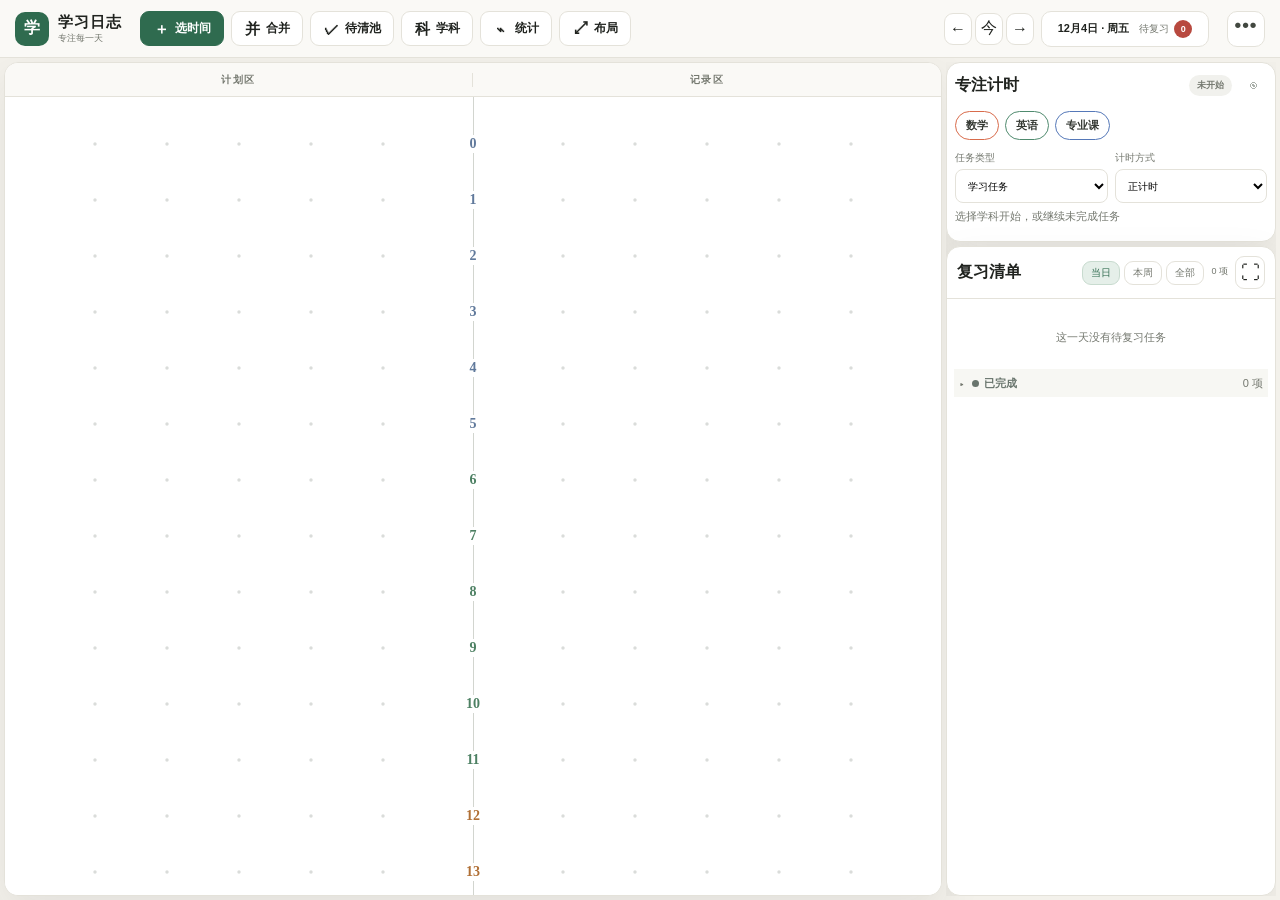
<file: index.html>
<!DOCTYPE html>
<html lang="zh-CN">
<head>
  <meta charset="UTF-8" />
  <meta name="viewport" content="width=device-width, initial-scale=1.0, viewport-fit=cover" />
  <meta name="screen-orientation" content="landscape" />
  <meta name="x5-orientation" content="landscape" />
  <meta name="theme-color" content="#f7f4ee" />
  <meta name="description" content="用专注计时、复习清单和学习轨迹整理每一天的学习。" />
  <meta property="og:type" content="website" />
  <meta property="og:site_name" content="学习日志时间轴" />
  <meta property="og:title" content="学习日志时间轴" />
  <meta property="og:description" content="专注计时、复习清单与学习轨迹" />
  <meta property="og:image" content="https://learning-journal-20260901.xinghehuanyu.chatgpt.site/og.png" />
  <meta property="og:image:width" content="1200" />
  <meta property="og:image:height" content="630" />
  <meta name="twitter:card" content="summary_large_image" />
  <meta name="twitter:title" content="学习日志时间轴" />
  <meta name="twitter:description" content="专注计时、复习清单与学习轨迹" />
  <meta name="twitter:image" content="https://learning-journal-20260901.xinghehuanyu.chatgpt.site/og.png" />
  <title>学习日志时间轴</title>
  <link rel="manifest" href="manifest.webmanifest" />
  <link rel="icon" href="icon.svg" type="image/svg+xml" />
  <link rel="stylesheet" href="styles.css?v=33" />
</head>
<body>
  <div class="portrait-orientation-gate" role="status" aria-live="polite">
    <div class="orientation-phone" aria-hidden="true"><span></span></div>
    <div><strong>请将手机横过来</strong><p>学习时间轴已针对横屏排版，旋转设备后即可继续使用。</p></div>
  </div>
  <div class="app-shell">
    <header class="toolbar">
      <div class="brand"><span class="brand-mark">学</span><div><strong>学习日志</strong><small>专注每一天</small></div></div>
      <nav class="primary-nav" aria-label="主要功能">
        <button id="addEventBtn" class="tool-btn primary" title="在时间轴选时间"><span class="tool-glyph">＋</span><span class="tool-label">选时间</span></button>
        <button id="mergeEventsBtn" class="tool-btn" title="多选合并学习事件"><span class="tool-glyph">并</span><span class="tool-label">合并</span></button>
        <button id="leftoverBtn" class="tool-btn" title="遗留待清池"><span class="tool-glyph">✓</span><span class="tool-label">待清池</span></button>
        <button id="subjectsBtn" class="tool-btn" title="学科管理"><span class="tool-glyph">科</span><span class="tool-label">学科</span></button>
        <button id="statsBtn" class="tool-btn" title="学习统计"><span class="tool-glyph">⌁</span><span class="tool-label">统计</span></button>
        <button id="editLayoutBtn" class="tool-btn" title="编辑布局"><span class="tool-glyph">⤢</span><span class="tool-label">布局</span></button>
      </nav>
      <div class="toolbar-date-controls">
        <div class="day-switcher" role="group" aria-label="切换日期">
          <button id="prevDayBtn" class="nav-arrow" aria-label="前一天" title="前一天">←</button>
          <button id="todayBtn" class="nav-arrow" aria-label="回到今天" title="今天">今</button>
          <button id="nextDayBtn" class="nav-arrow" aria-label="后一天" title="后一天">→</button>
        </div>
      <button id="currentDateButton" class="toolbar-review-summary" title="打开月历">
        <span id="currentDateLabel" class="date-label"></span>
        <span class="badge-wrap">待复习 <span id="reviewBadge" class="badge">0</span></span>
      </button>
      </div>
      <div class="toolbar-overflow">
        <button id="toolbarMenuBtn" class="menu-toggle" aria-expanded="false" aria-label="更多操作">•••</button>
        <div id="toolbarMenu" class="toolbar-menu hidden">
          <button id="settingsBtn">设置</button>
          <button id="exportImageBtn">分享学习日报</button>
          <button id="installAppBtn" class="hidden">安装到桌面</button>
          <button id="exportDataBtn">导出数据</button>
          <button id="importDataBtn">导入数据</button>
          <span class="menu-divider"></span>
          <button id="undoBtn">撤销 <kbd>Ctrl Z</kbd></button>
          <button id="redoBtn">重做 <kbd>Ctrl Y</kbd></button>
        </div>
      </div>
    </header>

    <div id="eventMergeBar" class="event-merge-bar hidden" role="region" aria-label="合并学习事件">
      <strong id="eventMergeCount">已选择 0 条</strong>
      <input id="eventMergeName" type="text" maxlength="100" placeholder="统一事件名称（留空沿用第一条）" aria-label="合并后的统一事件名称" />
      <label class="merge-strategy-label">复习重建<select id="eventMergeStrategy"><option value="least-progress" selected>按最少复习次数接续</option><option value="restart">从第一天重新生成</option></select></label>
      <span>点击时间轴事件进行多选，至少选择两条同一学科的学习记录</span>
      <button id="confirmEventMergeBtn" class="tool-btn primary" disabled>合并并重建复习</button>
      <button id="cancelEventMergeBtn" class="tool-btn">取消</button>
    </div>

    <div id="layoutEditBar" class="layout-edit-bar hidden">
      <label>板块布局 <select id="layoutMode"><option value="stacked">两列 · 专注与复习上下排列</option><option value="columns">三列 · 时间轴 / 专注 / 复习</option></select></label>
      <span>拖动边框调整宽高；未完成任务会自动撑开专注区</span>
      <button id="finishLayoutBtn" class="tool-btn primary">完成</button>
      <button id="resetLayoutBtn" class="tool-btn">恢复默认</button>
    </div>

    <main id="mainLayout" class="main-layout">
      <section class="timeline-panel layout-region" aria-label="每日时间轴">
        <div class="timeline-legend"><span>计划区</span><span>记录区</span></div>
        <div id="timelineScroll" class="timeline-scroll"><canvas id="timelineCanvas"></canvas></div>
        <div id="timelineTooltip" class="timeline-tooltip hidden" role="tooltip"></div>
      </section>

      <div id="sideResizeHandle" class="layout-resize-handle vertical" aria-hidden="true"></div>

      <aside class="side-panel layout-region">
        <section id="focusCard" class="focus-card">
          <div class="section-heading"><div><h2>专注计时</h2></div><div class="focus-heading-actions"><span id="focusStatus" class="status-pill">未开始</span><button id="focusCollapseBtn" class="eye-btn" type="button" title="收纳专注计时" aria-label="收纳专注计时">◉</button></div></div>
          <div id="focusBody">
            <div id="focusSubjects" class="subject-list"></div>
            <div class="focus-controls">
              <label>任务类型<select id="focusTaskType"><option value="learn">学习任务</option><option value="review">复习任务</option></select></label>
              <label class="focus-timer-control">计时方式<div class="focus-timer-inline"><select id="focusTimerType"><option value="countup">正计时</option><option value="countdown">倒计时</option></select><span id="focusDurationWrap" class="hidden"><select id="focusDuration" aria-label="倒计时时长"><option value="15">15 分钟</option><option value="25" selected>25 分钟</option><option value="45">45 分钟</option><option value="50">50 分钟</option><option value="60">60 分钟</option><option value="custom">自定义</option></select></span><span id="focusCustomDurationWrap" class="hidden"><input id="focusCustomDuration" aria-label="自定义倒计时分钟" type="number" min="1" max="600" value="90" /></span></div></label>
            </div>
            <div id="focusClock" class="focus-clock hidden">00:00:00</div>
            <p id="focusSubjectLabel" class="focus-subject-label">选择一个学科即可开始</p>
            <textarea id="focusLiveNote" class="focus-live-note hidden" rows="2" maxlength="1200" placeholder="随手记录关键点或疑问…"></textarea>
            <div class="focus-running-actions">
              <button id="enterImmersionBtn" class="tool-btn hidden">沉浸界面</button>
              <button id="pauseFocusBtn" class="tool-btn hidden">暂停</button>
              <button id="stopFocusBtn" class="tool-btn focus-stop hidden">完成 / 结束</button>
            </div>
            <section id="unfinishedTaskPanel" class="unfinished-tasks hidden"><h3>未完成任务</h3><div id="unfinishedTaskList"></div></section>
          </div>
        </section>

        <div id="focusReviewHandle" class="layout-resize-handle horizontal" aria-hidden="true"></div>

        <section id="reviewCard" class="review-card">
          <div class="review-header">
            <div class="review-heading-row"><div><h2>复习清单</h2></div><div class="filter-row"><button class="filter-btn active" data-filter="today">当日</button><button class="filter-btn" data-filter="week">本周</button><button class="filter-btn" data-filter="all">全部</button></div><span id="reviewListSummary" class="review-list-summary">0 项</span><button id="reviewFullscreenBtn" class="icon-btn review-fullscreen-btn" type="button" aria-label="全屏查看复习清单" title="全屏查看">⛶</button></div>
          </div>
          <div id="reviewList" class="review-list"></div>
        </section>
      </aside>
    </main>
  </div>

  <div id="eventModal" class="modal hidden" aria-hidden="true">
    <div class="modal-card">
      <div class="modal-header"><div><span class="eyebrow">EVENT</span><h3 id="eventModalTitle">添加事件</h3></div><button class="icon-btn" data-close="eventModal" aria-label="关闭">×</button></div>
      <div class="modal-body event-grid">
        <div class="time-preview span-2"><span>已选时间</span><strong id="eventTimeSummary">尚未选择时间</strong></div>
        <p id="eventTaskEditNotice" class="settings-note span-2 hidden">同一任务的名称、学科和学习内容会同步至其他分段；时间仅修改本段。任务类型与记录区保持不变。</p>
        <details class="span-2 event-section" open><summary>01 · 事件概况</summary><div class="event-section-grid">
          <label>区域<select id="eventHalfZone"><option value="plan">计划区</option><option value="record">记录区</option></select></label>
          <label>事件类型<select id="eventTaskType"><option value="learn">学习任务</option><option value="review">复习任务</option><option value="custom">自定义</option></select></label>
          <label class="span-2">事件名称<input id="eventName" type="text" maxlength="100" placeholder="概括本次学习活动，例如：完成偏导专题训练" /></label>
        </div></details>
        <details class="span-2 event-section" open><summary>02 · 学科与学习内容</summary><div class="event-section-grid">
          <label class="span-2">学科路径<input id="eventSubjectPath" list="eventSubjectOptions" type="text" autocomplete="off" placeholder="输入或选择：一级 / 二级 / 三级" /><datalist id="eventSubjectOptions"></datalist></label>
          <select id="eventCategory" class="hidden" aria-hidden="true"></select><select id="eventSubcategory" class="hidden" aria-hidden="true"><option value="">不继续选择</option></select><select id="eventTopic" class="hidden" aria-hidden="true"><option value="">不继续选择</option></select>
          <fieldset class="span-2 action-type-field"><legend>学习动作（单选）</legend><div class="action-type-options action-type-radio">
            <label><input class="event-action-type" type="radio" name="eventActionType" value="new" checked /><svg viewBox="0 0 24 24" aria-hidden="true"><path d="M4 5.5c2.7-.8 5.3-.4 8 1.5v12c-2.7-1.9-5.3-2.3-8-1.5zM20 8.5c-2.7-.8-5.3-.4-8 1.5M17.5 2.5v3M16 4h3M21 4.5v2M20 5.5h2" /></svg><span>新知</span></label>
            <label><input class="event-action-type" type="radio" name="eventActionType" value="apply" /><svg viewBox="0 0 24 24" aria-hidden="true"><path d="M5 4h11v15H5zM8 8h5M8 11h4M14.5 17.5l4-4M17 18l2 2 3-4" /></svg><span>运用</span></label>
            <label><input class="event-action-type" type="radio" name="eventActionType" value="memorize" /><svg viewBox="0 0 24 24" aria-hidden="true"><path d="M9 5a3 3 0 0 0-5 2.2A3 3 0 0 0 4 13a3 3 0 0 0 5 2M15 5a3 3 0 0 1 5 2.2 3 3 0 0 1 0 5.8 3 3 0 0 1-5 2M12 4v13M7 15h10v6H7z" /></svg><span>记诵</span></label>
          </div></fieldset>
          <label>资料定位<input id="eventMaterialLocation" type="text" maxlength="100" placeholder="例如：讲义 P69-P83 / 第 4 章" /></label>
          <label>学到哪<input id="eventProgress" type="text" maxlength="100" placeholder="例如：第 4.3 节 / 习题 12" /></label>
          <label>掌握程度<select id="eventMastery"><option value="unknown">尚未判断</option><option value="weak">薄弱</option><option value="partial">部分掌握</option><option value="mastered">已掌握</option></select></label>
          <label>学习摘要<input id="eventTextContent" type="text" maxlength="160" placeholder="一句话记录本次完成了什么" /></label>
        </div></details>
        <details class="span-2 event-section"><summary>03 · 笔记、遗留与重点</summary><div class="event-section-grid">
          <label class="span-2">学习笔记<textarea id="eventNotes" rows="3" maxlength="1200" placeholder="记录推导、易错点、自己的理解；不会显示在时间轴中"></textarea></label>
          <label class="span-2">遗留内容<textarea id="eventLeftover" rows="2" maxlength="240" placeholder="未完成的习题、仍需解决的问题；没有可留空"></textarea></label>
          <div class="span-2 event-flags"><label><input id="eventImportant" type="checkbox" /> 标记为重点</label></div>
        </div></details>
        <details class="span-2 event-section"><summary>04 · 时间与外观</summary><div class="time-input-grid">
          <label>开始时间<div class="time-inline"><input id="eventStartHour" aria-label="开始小时" type="number" min="0" max="23" /><span>:</span><input id="eventStartMinute" aria-label="开始分钟" type="number" min="0" max="59" /><span>:</span><input id="eventStartSecond" aria-label="开始秒数" type="number" min="0" max="59.999" step="0.001" /></div></label>
          <label>结束时间<div class="time-inline"><input id="eventEndHour" aria-label="结束小时（可填24）" type="number" min="0" max="24" /><span>:</span><input id="eventEndMinute" aria-label="结束分钟" type="number" min="0" max="59" /><span>:</span><input id="eventEndSecond" aria-label="结束秒数" type="number" min="0" max="59.999" step="0.001" /></div></label>
          <label>事件颜色<input id="eventColor" type="color" /></label>
          <label>颜色透明度<input id="eventOpacity" type="range" min="0.1" max="1" step="0.05" /></label>
          <label>文字大小<input id="eventTextSize" type="number" min="10" max="24" /></label>
          <label>文字颜色<input id="eventTextColor" type="color" /></label>
          <label>文字透明度<input id="eventTextOpacity" type="range" min="0.1" max="1" step="0.05" /></label>
        </div></details>
      </div>
      <div class="modal-footer"><button class="tool-btn" data-close="eventModal">取消</button><button id="saveEventBtn" class="tool-btn primary">保存事件</button></div>
    </div>
  </div>

  <div id="settingsModal" class="modal hidden" aria-hidden="true">
    <div class="modal-card settings-card">
      <div class="modal-header"><div><span class="eyebrow">SETTINGS</span><h3>设置</h3></div><button class="icon-btn" data-close="settingsModal" aria-label="关闭">×</button></div>
      <div class="modal-body settings-body">
        <section><h4>时间轴与选点</h4><div class="settings-grid">
          <label>起始小时<input id="settingStartHour" type="number" min="0" max="23" /></label>
          <label>每小时高度<input id="settingHourHeight" type="range" min="38" max="100" /></label>
          <label>计划区宽度<input id="settingPlanRatio" type="range" min="25" max="75" /></label>
          <label>默认选区<select id="settingDefaultZone"><option value="record">记录区</option><option value="plan">计划区</option></select></label>
          <label>选点间隔<select id="settingMinuteInterval"><option value="1">1 分钟</option><option value="5">5 分钟</option><option value="10">10 分钟</option><option value="15">15 分钟</option><option value="30">30 分钟</option></select></label>
          <label>事件轴位置<select id="settingEventPlacement"><option value="bottom">区域下方</option><option value="center">区域中间</option></select></label>
          <label>10 分钟点大小<input id="settingDotSize" type="range" min="1" max="5" step=".5" /></label>
          <label>10 分钟点透明度<input id="settingDotOpacity" type="range" min=".05" max=".8" step=".05" /></label>
          <label>事件箭头粗细<input id="settingArrowWidth" type="range" min="1" max="5" step=".25" /></label>
          <label>箭头尖大小<input id="settingArrowSize" type="range" min="3" max="12" step="1" /></label>
        </div>
        <div class="check-row"><label><input id="settingShowDots" type="checkbox" /> 默认显示 10 分钟点</label><label><input id="settingDividerDrag" type="checkbox" /> 允许直接拖动中间时间线</label><label><input id="settingCompactToolbar" type="checkbox" /> 工具栏仅显示图标</label></div>
        <label class="block-label">隐藏时段（支持多个）<textarea id="settingHiddenHours" rows="2" placeholder="例如：0-7,23-24"></textarea></label></section>
        <div class="settings-inline-action"><button id="compactTimelinePresetBtn" class="tool-btn" aria-pressed="false">开启 7–22 紧凑视图</button><span>再次点击可恢复开启前的时间轴设置。</span></div>

        <section><h4>复习规则</h4><div class="settings-grid">
          <label>规则模板<select id="settingReviewPreset"><option value="common">常用间隔</option><option value="ebbinghaus">艾宾浩斯</option><option value="custom">自定义</option></select></label>
          <label>复习间隔（天）<input id="settingReviewIntervals" type="text" placeholder="1,3,7,14,30" /></label>
          <label>复习箭头粗细<input id="settingReviewArrowWidth" type="range" min="1" max="6" step=".25" /></label>
          <label>复习箭头尖大小<input id="settingReviewArrowSize" type="range" min="3" max="14" step="1" /></label>
          <label>复习箭头虚线<select id="settingReviewArrowDash"><option value="short">短虚线</option><option value="medium">中虚线</option><option value="long">长虚线</option><option value="solid">实线</option></select></label>
        </div><p class="settings-note">每个数字代表从学习当天起，第 N 次复习安排在多少天后。</p></section>

        <section><h4>快捷键与沉浸界面</h4><div class="settings-grid">
          <label>快速选点快捷键<input id="settingShortcut" type="text" placeholder="Ctrl+Enter" /></label>
          <label>倒数日名称<input id="settingCountdownName" type="text" placeholder="距离考试" /></label>
          <label>倒数日日期<input id="settingCountdownDate" type="date" /></label>
          <label>沉浸背景<select id="settingImmersionTheme"><option value="plain">纯白</option><option value="landscape">自然风景</option><option value="anime">动漫柔光</option><option value="star">星空</option><option value="sky">天空</option><option value="pet">萌宠暖色</option><option value="custom">自定义图片</option></select></label>
          <label>背景透明度<input id="settingImmersionOpacity" type="range" min=".15" max="1" step=".05" /></label>
          <label>倒数日字号<input id="settingCountdownSize" type="range" min="18" max="64" step="2" /></label>
          <label>倒数日位置<select id="settingCountdownPosition"><option value="below">计时器下方</option><option value="top">页面上方</option><option value="bottom">页面下方</option></select></label>
          <label class="span-2">背景图片网址<input id="settingImmersionBackground" type="url" placeholder="https://…（也可以选择本地图片）" /></label>
        </div><div class="check-row"><label><input id="settingShowCountdown" type="checkbox" /> 显示倒数日</label><label><input id="settingShowQuote" type="checkbox" /> 显示励志句子</label></div>
        <div class="settings-inline-action"><label class="file-picker">选择本地背景<input id="settingLocalBackground" type="file" accept="image/*" hidden /></label><button id="clearLocalBackgroundBtn" class="tool-btn">清除背景图</button><span id="localBackgroundStatus">尚未设置图片</span></div></section>

        <section><h4>提醒与系统通知</h4><div class="settings-grid">
          <label>提示音<select id="settingSoundType"><option value="cheer">欢呼旋律</option><option value="chime">清亮提示</option><option value="bell">铃声</option></select></label>
          <label>播放时长（秒）<input id="settingSoundDuration" type="number" min=".5" max="10" step=".5" /></label>
          <label>音量<input id="settingSoundVolume" type="range" min="0" max="1" step=".05" /></label>
        </div><div class="check-row"><label><input id="settingSoundEnabled" type="checkbox" /> 启用提示音</label><label><input id="settingNotificationsEnabled" type="checkbox" /> 启用系统通知</label></div>
        <div class="settings-inline-action"><button id="testSoundBtn" class="tool-btn">试听</button><button id="enableNotificationsBtn" class="tool-btn">授权并测试通知</button><span>页面恢复时会立即补查到期状态；浏览器完全冻结时无法保证准点响铃，可配合沉浸界面的悬浮小窗降低冻结概率。</span></div></section>

        <section><h4>配置维护</h4><div class="settings-inline-action"><button id="reloadConfigBtn" class="tool-btn primary">重载配置</button><span id="reloadConfigFeedback" role="status">重新读取系统设置与学科配置，不刷新页面。</span></div></section>

        <section class="danger-zone"><div><h4>数据操作</h4><p>清空后可通过撤销恢复，刷新页面后将无法撤销。</p></div><button id="clearEventsBtn" class="tool-btn danger">清空全部事件</button></section>
      </div>
    </div>
  </div>

  <div id="calendarModal" class="modal hidden" aria-hidden="true">
    <div class="modal-card calendar-card">
      <div class="modal-header"><div><span class="eyebrow">CALENDAR</span><h3>月度学习视图</h3></div><button class="icon-btn" data-close="calendarModal" aria-label="关闭">×</button></div>
      <div class="calendar-toolbar"><button id="calendarPrevBtn" class="nav-arrow">←</button><strong id="calendarTitle"></strong><button id="calendarNextBtn" class="nav-arrow">→</button></div>
      <div class="calendar-heat-legend" aria-label="每日学习总时长热力分级：1小时至10小时以上，共10级；0小时不显示">
        <span>每日学习总时长</span><span>1h</span>
        <span class="calendar-heat-scale" aria-hidden="true">
          <i style="--heat-color:#e0efe1"></i><i style="--heat-color:#c9e4cd"></i><i style="--heat-color:#afd7b8"></i><i style="--heat-color:#93cba1"></i><i style="--heat-color:#75bc89"></i><i style="--heat-color:#58aa72"></i><i style="--heat-color:#40965d"></i><i style="--heat-color:#2e814c"></i><i style="--heat-color:#206c3d"></i><i style="--heat-color:#125730"></i>
        </span>
        <span>10h+</span><small>0h不显示</small>
      </div>
      <div id="monthCalendar" class="month-calendar"></div>
    </div>
  </div>

  <div id="statsModal" class="modal hidden" aria-hidden="true">
    <div class="modal-card module-card">
      <div class="modal-header"><div><span class="eyebrow">INSIGHTS</span><h3>专注统计</h3></div><div class="modal-header-actions"><div class="period-switcher" aria-label="切换统计周期"><button id="statsPrevPeriod" class="icon-btn" type="button" aria-label="上一统计周期">‹</button><strong id="statsPeriodLabel">本日</strong><button id="statsNextPeriod" class="icon-btn" type="button" aria-label="下一统计周期">›</button></div><button class="icon-btn" data-close="statsModal" aria-label="关闭">×</button></div></div>
      <div class="module-toolbar stats-toolbar">
        <div id="statsSubjectFilters" class="subject-filter-list"></div>
        <div class="stats-controls">
          <label>统计范围<select id="statsRange"><option value="day" selected>本日</option><option value="week">本周</option><option value="month">本月</option><option value="year">本年</option><option value="custom">自定义</option></select></label>
          <div id="statsCustomRange" class="stats-custom-range hidden"><input id="statsCustomFrom" type="date" aria-label="统计开始日期" /><span>至</span><input id="statsCustomTo" type="date" aria-label="统计结束日期" /></div>
          <label>分布图<select id="statsChartType"><option value="bar">柱状图</option><option value="pie">扇形图</option></select></label>
        </div>
      </div>
      <div class="modal-body stats-grid">
        <section class="stat-card" data-stat-section="summary"><button class="eye-btn" data-toggle-stat="summary" title="显示或隐藏">◉</button><h4>范围内专注</h4><div class="metric-row"><div><strong id="statTotalCount">0</strong><span>次数</span></div><div><strong id="statTotalTime">0m</strong><span>总时长</span></div><div><strong id="statDailyAverage">0m</strong><span>日均</span></div></div></section>
        <section class="stat-card" data-stat-section="today"><button class="eye-btn" data-toggle-stat="today">◉</button><h4 id="statDayTitle">当日专注</h4><div class="metric-row"><div><strong id="statTodayCount">0</strong><span>次数</span></div><div><strong id="statTodayTime">0m</strong><span>时长</span></div></div><div id="statTodaySplit" class="stat-today-split"></div></section>
        <section class="stat-card chart-card" data-stat-section="distribution"><button class="eye-btn" data-toggle-stat="distribution">◉</button><h4>学科时长分布</h4><p class="chart-legend">实色：学习　斜线：复习 · 悬停或聚焦查看时长</p><canvas id="distributionChart" width="520" height="220"></canvas><div id="distributionDetails" class="distribution-details"></div></section>
        <section class="stat-card chart-card" data-stat-section="monthly"><button class="eye-btn" data-toggle-stat="monthly">◉</button><h4 id="statMonthTitle">本月每日专注</h4><div class="chart-scroll"><canvas id="monthlyChart" width="760" height="230"></canvas></div></section>
        <section class="stat-card chart-card" data-stat-section="yearly"><button class="eye-btn" data-toggle-stat="yearly">◉</button><h4 id="statYearTitle">本年每月专注</h4><div class="chart-scroll"><canvas id="yearlyChart" width="760" height="230"></canvas></div></section>
      </div>
    </div>
  </div>

  <div id="reportModal" class="modal hidden" aria-hidden="true">
    <div class="modal-card module-card">
      <div class="modal-header"><h3>学习日报预览</h3><div class="modal-header-actions"><div class="period-switcher" aria-label="切换日报日期"><button id="reportPrevDay" class="icon-btn" type="button" aria-label="前一天">‹</button><strong id="reportDateLabel">今日</strong><button id="reportNextDay" class="icon-btn" type="button" aria-label="后一天">›</button></div><button class="icon-btn" data-close="reportModal" aria-label="关闭">×</button></div></div>
      <div class="modal-body"><p class="settings-note">核对图片后点击保存；若浏览器未自动下载，也可右键或长按图片保存。</p><img id="dailyReportPreview" class="daily-report-preview" alt="当天学习日报，包含总时长、学科分布及时间轴" /></div>
      <div class="modal-footer"><button class="tool-btn" data-close="reportModal">关闭预览</button><a id="dailyReportDownload" class="tool-btn primary" download>保存 PNG</a></div>
    </div>
  </div>

  <div id="subjectsModal" class="modal hidden" aria-hidden="true">
    <div class="modal-card module-card">
      <div class="modal-header"><div><span class="eyebrow">SUBJECTS</span><h3>学科管理</h3></div><button class="icon-btn" data-close="subjectsModal" aria-label="关闭">×</button></div>
      <div class="subjects-layout">
        <aside class="subjects-sidebar"><button id="addCategoryBtn" class="tool-btn primary">添加学科</button><div id="subjectsList" class="subjects-list"></div></aside>
        <div id="subjectDetail" class="subject-detail"></div>
      </div>
    </div>
  </div>

  <div id="planReminderModal" class="modal plan-reminder-modal hidden" aria-hidden="true" aria-live="assertive">
    <div class="modal-card plan-reminder-card">
      <div class="plan-reminder-accent"></div>
      <div class="modal-body plan-reminder-body">
        <div class="plan-reminder-icon">▶</div>
        <div class="plan-reminder-copy"><span class="eyebrow">PLAN READY</span><h3>计划时间到了</h3><p>现在开始，网站会自动带入任务信息并启动学习计时。</p></div>
        <div class="plan-reminder-event">
          <div class="plan-reminder-top"><span id="planReminderSubject" class="plan-reminder-subject">学科</span><strong id="planReminderTime">00:00 - 00:00</strong></div>
          <h4 id="planReminderTitle">学习任务</h4>
          <div id="planReminderActions" class="plan-reminder-tags"></div>
          <p id="planReminderLocation" class="plan-reminder-location"></p>
        </div>
      </div>
      <div class="modal-footer plan-reminder-actions"><button id="planReminderIgnoreBtn" class="tool-btn">忽略本次</button><button id="planReminderSnoozeBtn" class="tool-btn">10 分钟后提醒</button><button id="planReminderStartBtn" class="tool-btn primary">一键开始学习</button></div>
    </div>
  </div>

  <div id="reviewDetailModal" class="modal hidden" aria-hidden="true">
    <div class="modal-card review-detail-card">
      <div class="modal-header"><div><span class="eyebrow">REVIEW DETAIL</span><h3 id="reviewDetailTitle">复习详情</h3></div><button class="icon-btn" data-close="reviewDetailModal" aria-label="关闭">×</button></div>
      <div class="modal-body review-detail-body">
        <section class="review-detail-section basic"><div class="review-detail-section-title"><span>01</span><h4>基础信息</h4></div><div id="reviewDetailBasic" class="review-detail-content"></div></section>
        <section class="review-detail-section learning"><div class="review-detail-section-title"><span>02</span><h4>学习信息</h4></div><div id="reviewDetailLearning" class="review-detail-content"></div></section>
        <section class="review-detail-section history"><div class="review-detail-section-title"><span>03</span><h4>复习情况</h4></div><div id="reviewDetailHistory" class="review-history-list"></div></section>
      </div>
      <div class="modal-footer"><button class="tool-btn" data-close="reviewDetailModal">返回清单</button><button id="reviewDetailStartBtn" class="tool-btn primary">开始本次复习</button></div>
    </div>
  </div>

  <div id="eventDetailModal" class="modal hidden" aria-hidden="true">
    <div class="modal-card event-detail-card">
      <div class="modal-header"><div><span class="eyebrow">LEARNING DETAIL</span><h3 id="eventDetailTitle">事件详情</h3></div><button class="icon-btn" data-close="eventDetailModal" aria-label="关闭">×</button></div>
      <div id="eventDetailBody" class="modal-body event-detail-body"></div>
      <div class="modal-footer"><button id="eventDetailEditBtn" class="tool-btn">编辑事件设置</button><button id="eventDetailReopenBtn" class="tool-btn">标记为未完成</button><button id="eventDetailStartBtn" class="tool-btn primary">开始学习</button></div>
    </div>
  </div>

  <div id="leftoverModal" class="modal hidden" aria-hidden="true">
    <div class="modal-card module-card">
      <div class="modal-header"><div><span class="eyebrow">LEFTOVER POOL</span><h3>遗留待清池</h3></div><button class="icon-btn" data-close="leftoverModal" aria-label="关闭">×</button></div>
      <div class="modal-body"><p class="settings-note">遗留问题始终挂载在原学习事件上；完成后会同步到复习卡片，但仍保留原文作为学习痕迹。</p><div id="leftoverList" class="leftover-list"></div></div>
    </div>
  </div>

  <div id="focusDetailModal" class="modal hidden" aria-hidden="true">
    <div class="modal-card compact-card">
      <div class="modal-header"><div><span class="eyebrow">COMPLETE</span><h3 id="focusDetailTitle">完成本次专注</h3></div><button class="icon-btn" data-close="focusDetailModal" aria-label="关闭">×</button></div>
      <div class="modal-body">
        <div id="focusSummary" class="focus-summary"></div>
        <label class="block-label">事件名称<input id="focusResultName" type="text" maxlength="100" placeholder="本次学习任务或章节名称" /></label>
        <label class="block-label">任务状态<select id="focusCompletionStatus"><option value="completed">完成</option><option value="paused">未完，后续继续学习</option></select></label>
        <p class="settings-note">本段时间已保存。未完成时不生成复习安排；复习任务仅在完成后结算。</p>
        <div class="focus-progress-grid"><label><span id="focusStartLabel">从哪里开始</span><input id="focusStartPoint" type="text" maxlength="100" placeholder="例如：讲义 P69" /></label><label><span id="focusEndLabel">学到哪里</span><input id="focusEndPoint" type="text" maxlength="100" placeholder="例如：讲义 P83" /></label></div>
        <label class="block-label">学习摘要<input id="focusResultSummary" type="text" maxlength="160" placeholder="选填，不自动填充" /></label>
        <label class="block-label">遗留内容<input id="focusResultLeftover" type="text" maxlength="240" placeholder="本章节待完成部分，可留空" /></label>
        <label class="block-label"><span>掌握程度</span><select id="focusResultMastery"><option value="unknown">尚未判断</option><option value="weak">薄弱</option><option value="partial">部分掌握</option><option value="mastered">已掌握</option></select></label>
        <label class="block-label"><span id="focusDetailLabel">学习笔记</span><textarea id="focusDetailText" rows="4" maxlength="1200" placeholder="自己的理解、问题或下一步计划"></textarea></label>
      </div>
      <div class="modal-footer"><button id="discardFocusBtn" class="tool-btn">保留未完成</button><button id="saveFocusBtn" class="tool-btn primary">保存任务状态</button></div>
    </div>
  </div>

  <div id="immersionOverlay" class="immersion-overlay hidden">
    <div id="immersionBackdrop" class="immersion-backdrop"></div>
    <div class="immersion-window-actions"><button id="immersionSwapBtn" class="immersion-window-btn" type="button" aria-label="调换计时与记录栏" title="调换左右栏" aria-pressed="false">⇄</button><button id="immersionPipBtn" class="immersion-window-btn hidden" type="button" hidden aria-hidden="true" aria-label="打开悬浮小窗" title="悬浮小窗">▣</button><button id="exitImmersionBtn" class="immersion-exit" aria-label="退出沉浸界面" title="返回主界面，计时继续">返回</button></div>
    <div id="immersionContent" class="immersion-content">
      <section class="immersion-timer-column" aria-label="计时信息">
      <span id="immersionMode" class="immersion-mode">正计时</span>
      <div id="immersionClock" class="immersion-clock">00:00:00</div>
      <div id="immersionSubject" class="immersion-subject"></div>
      <div id="immersionTotal" class="immersion-total"></div>
      <div id="immersionCountdown" class="immersion-countdown"></div>
      <blockquote id="immersionQuote" class="immersion-quote"></blockquote>
      <section id="immersionReviewCard" class="immersion-review-card hidden"></section>
      <div class="immersion-task-actions"><button id="immersionPauseBtn" class="tool-btn">暂停，稍后继续</button><button id="immersionStopBtn" class="immersion-stop">完成 / 结束计时</button></div>
      </section>
      <section id="immersionInputCard" class="immersion-input-card">
        <div class="immersion-input-heading"><strong>沉浸记录</strong><span>按 Tab 依次切换字段</span></div>
        <div class="immersion-input-grid">
          <label>资料定位<input id="immersionMaterialLocation" type="text" maxlength="100" placeholder="讲义 P69-P83" /></label>
          <label>学到哪<input id="immersionProgress" type="text" maxlength="100" placeholder="第 4.3 节 / 习题 12" /></label>
          <label>事件名称<input id="immersionEventName" type="text" maxlength="100" placeholder="本次学习任务或章节名称" /></label>
          <label class="wide">学习摘要<input id="immersionSummary" type="text" maxlength="160" placeholder="一句话概括完成内容" /></label>
          <label class="wide">学习笔记<textarea id="immersionLiveNote" rows="2" maxlength="1200" placeholder="推导、易错点与自己的理解"></textarea></label>
          <label class="wide">遗留内容<input id="immersionLeftover" type="text" maxlength="240" placeholder="尚未解决的问题，可留空" /></label>
          <div class="wide immersion-action-field"><span>学习动作</span><div id="immersionActionPicker" class="immersion-action-picker" role="radiogroup" aria-label="学习动作"><button id="immersionActionNew" type="button" data-action="new" role="radio" aria-checked="true"><svg viewBox="0 0 24 24" aria-hidden="true"><path d="M4 5.5c2.7-.8 5.3-.4 8 1.5v12c-2.7-1.9-5.3-2.3-8-1.5zM20 8.5c-2.7-.8-5.3-.4-8 1.5M17.5 2.5v3M16 4h3M21 4.5v2M20 5.5h2" /></svg><span>新知</span></button><button id="immersionActionApply" type="button" data-action="apply" role="radio" aria-checked="false"><svg viewBox="0 0 24 24" aria-hidden="true"><path d="M5 4h11v15H5zM8 8h5M8 11h4M14.5 17.5l4-4M17 18l2 2 3-4" /></svg><span>运用</span></button><button id="immersionActionMemorize" type="button" data-action="memorize" role="radio" aria-checked="false"><svg viewBox="0 0 24 24" aria-hidden="true"><path d="M9 5a3 3 0 0 0-5 2.2A3 3 0 0 0 4 13a3 3 0 0 0 5 2M15 5a3 3 0 0 1 5 2.2 3 3 0 0 1 0 5.8 3 3 0 0 1-5 2M12 4v13M7 15h10v6H7z" /></svg><span>记诵</span></button></div><select id="immersionActionType" class="hidden" aria-hidden="true" tabindex="-1"><option value="new" selected>新知</option><option value="apply">运用</option><option value="memorize">记诵</option></select></div>
          <label>掌握程度<select id="immersionMastery"><option value="unknown">尚未判断</option><option value="weak">薄弱</option><option value="partial">部分掌握</option><option value="mastered">已掌握</option></select></label>
        </div>
      </section>
    </div>
  </div>

  <div id="inputDialogModal" class="modal input-dialog-modal hidden" aria-hidden="true" role="dialog" aria-modal="true" aria-labelledby="inputDialogTitle">
    <form id="inputDialogForm" class="modal-card compact-card" novalidate>
      <div class="modal-header"><h3 id="inputDialogTitle">填写信息</h3><button type="button" class="icon-btn" data-close="inputDialogModal" aria-label="关闭">×</button></div>
      <div class="modal-body">
        <p id="inputDialogDescription" class="settings-note"></p>
        <label class="block-label"><span id="inputDialogLabel">名称</span><input id="inputDialogValue" type="text" maxlength="100" required aria-describedby="inputDialogError" /></label>
        <label id="inputDialogEarlierWrap" class="check-row hidden"><input id="inputDialogEarlier" type="checkbox" /> 允许将安排提前</label>
        <p id="inputDialogError" class="form-error" role="alert"></p>
      </div>
      <div class="modal-footer"><button type="button" class="tool-btn" data-close="inputDialogModal">取消</button><button type="submit" class="tool-btn primary">确认保存</button></div>
    </form>
  </div>
  <div id="contextMenu" class="context-menu hidden"></div>
  <input id="importInput" type="file" accept="application/json" hidden />
  <script src="app.js?v=33"></script>
</body>
</html>
</file>
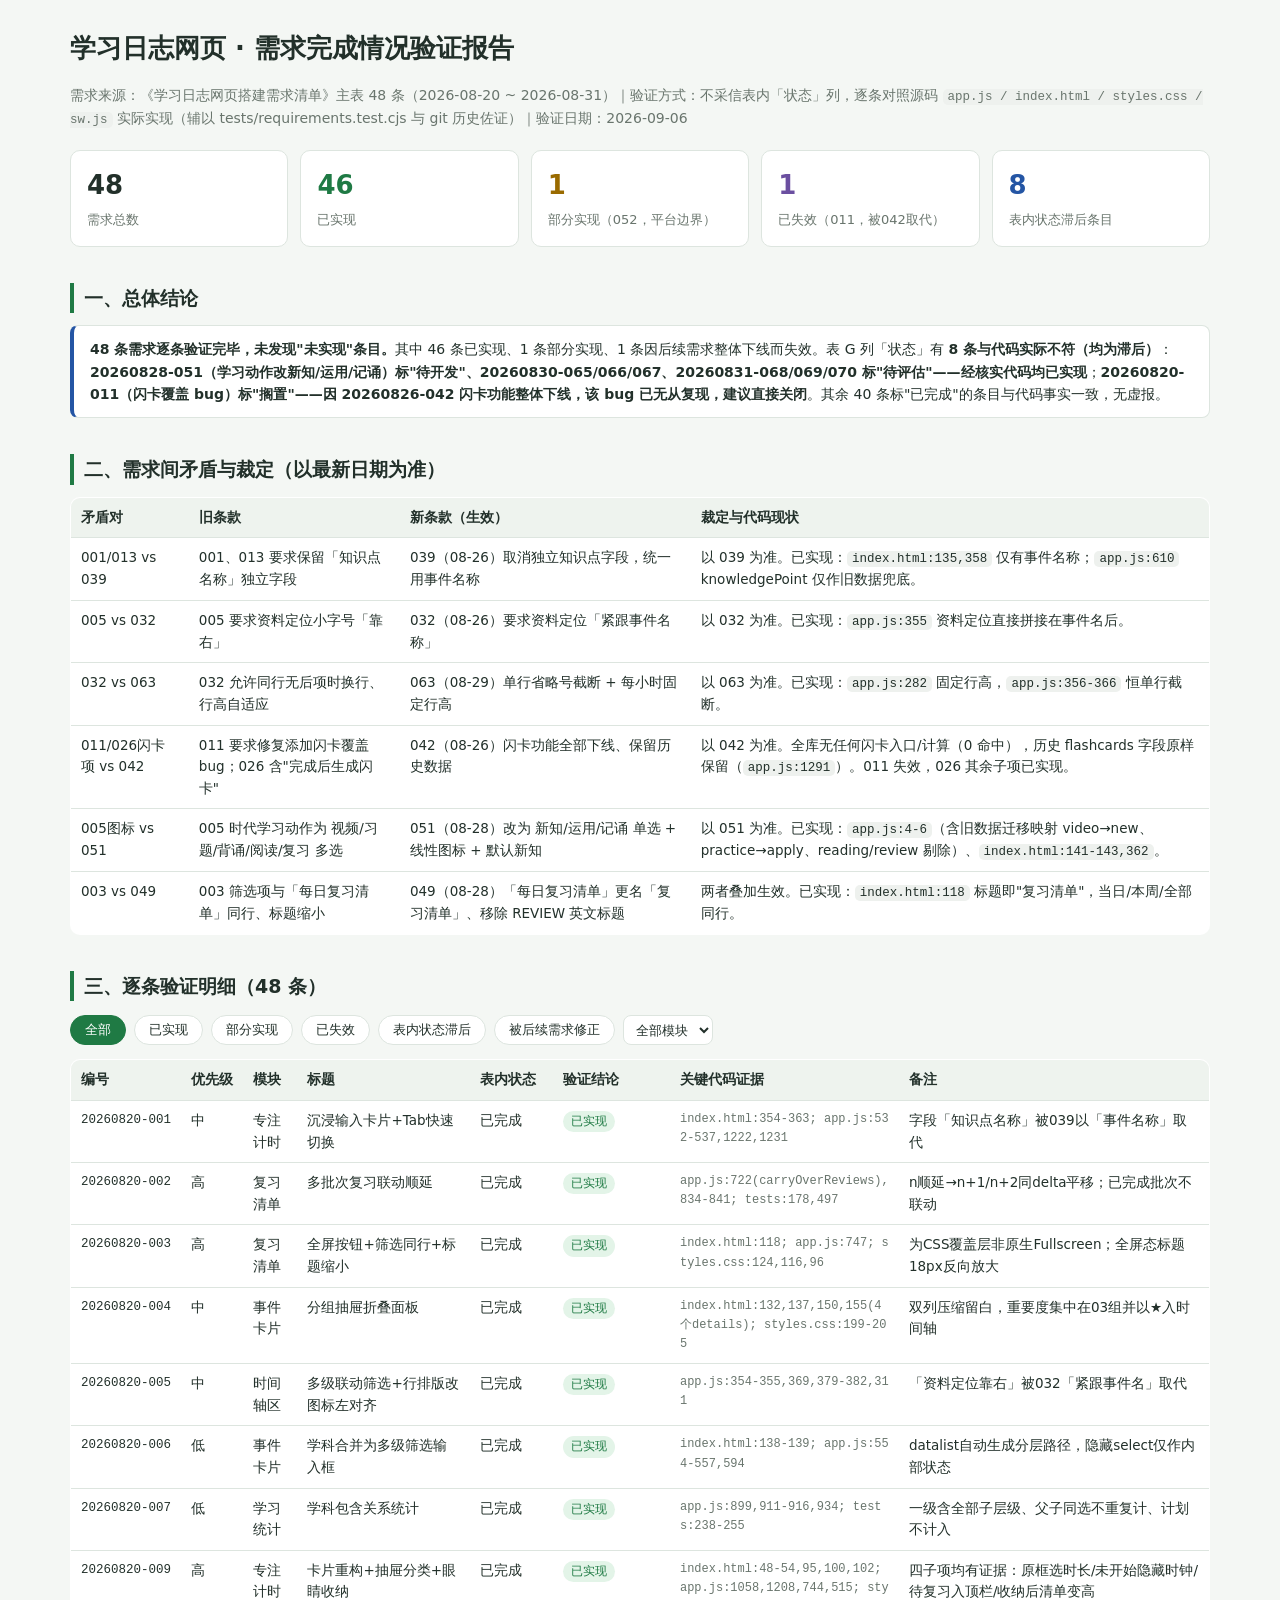
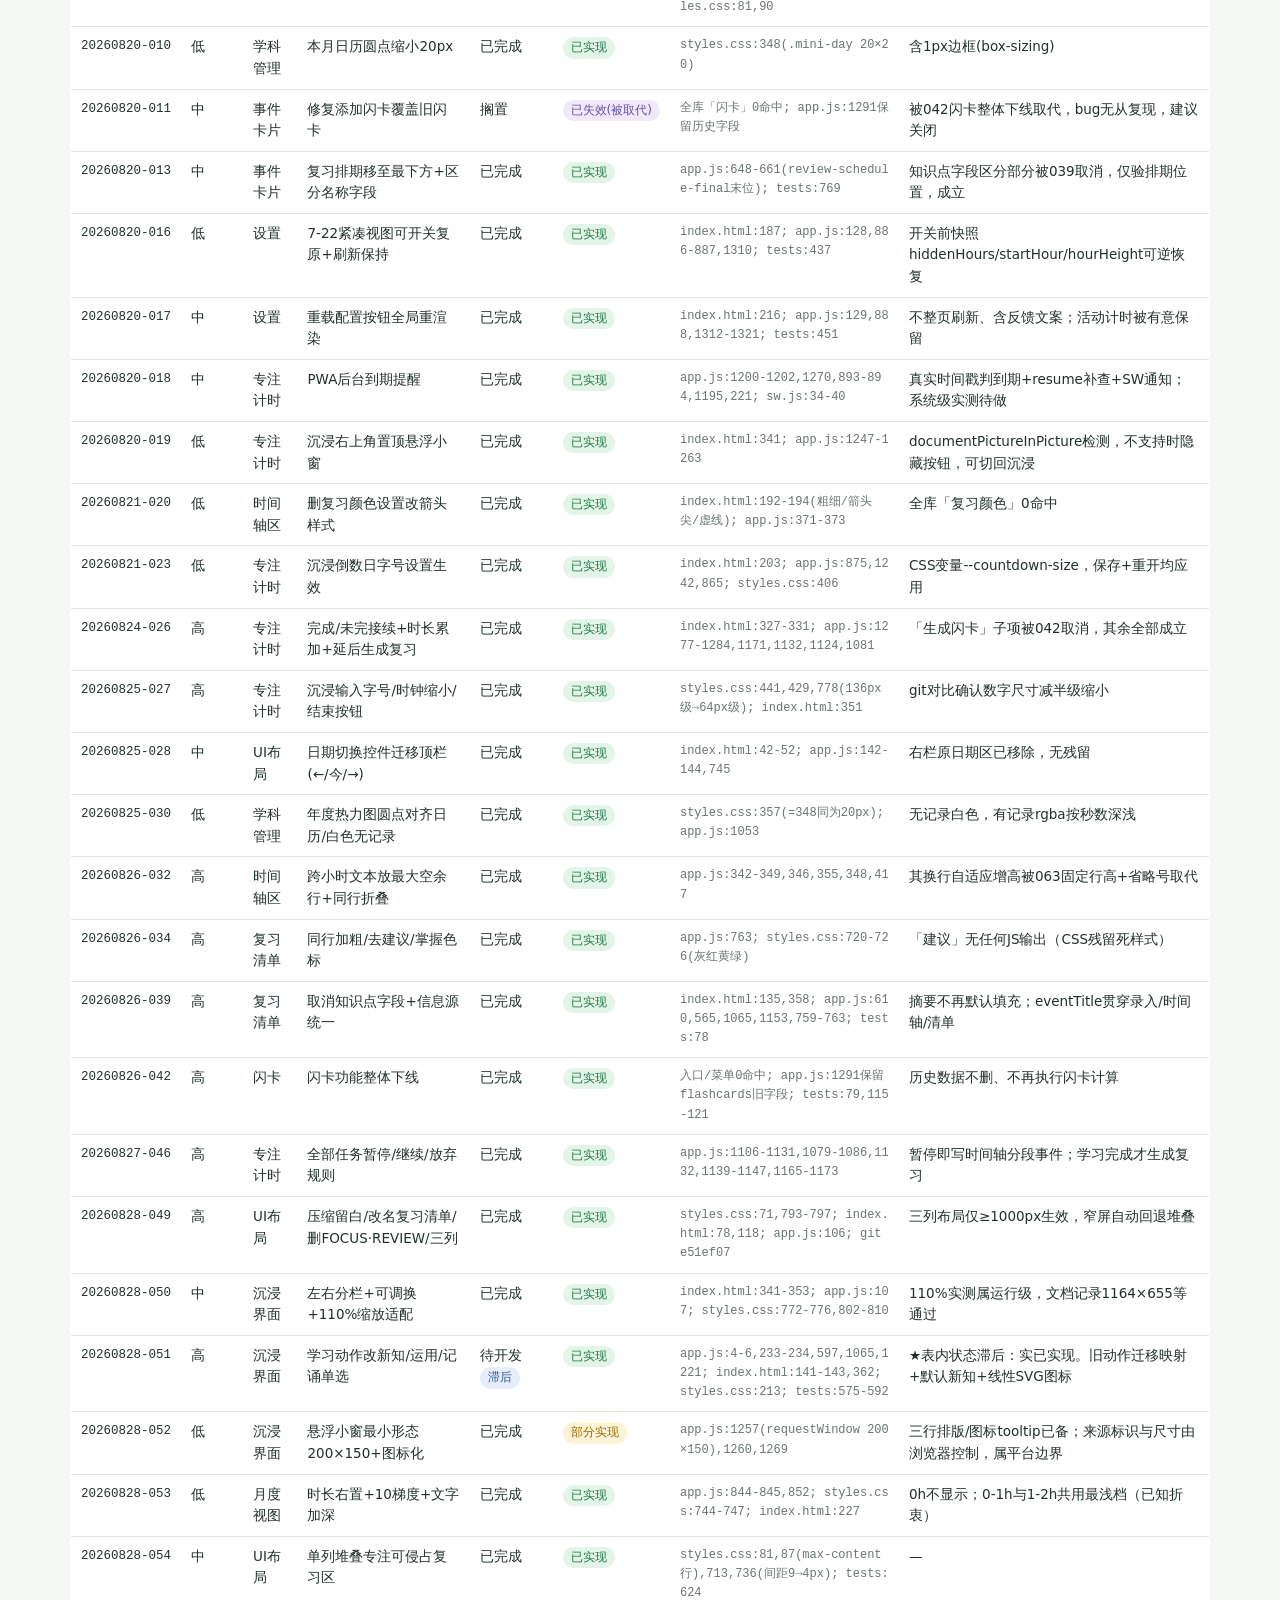
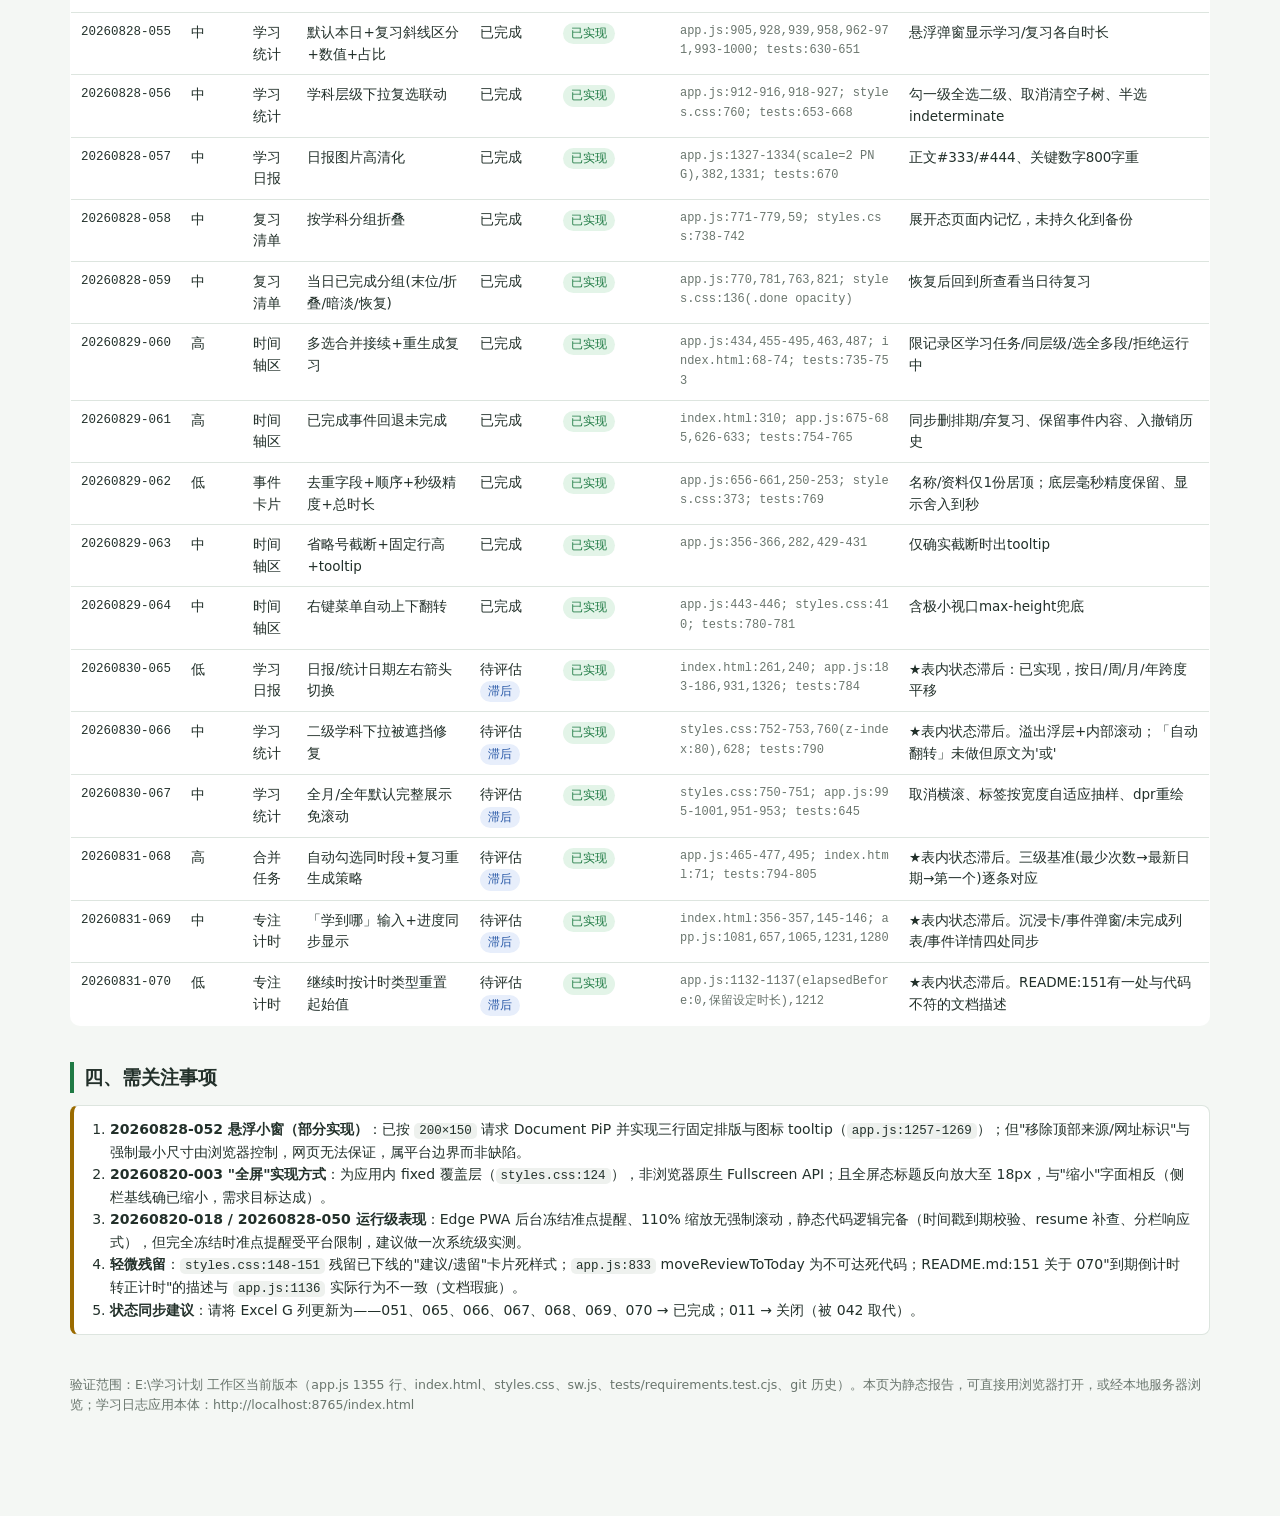
<file: 完成情况报告.html>
<!doctype html>
<html lang="zh-CN">
<head>
<meta charset="utf-8">
<meta name="viewport" content="width=device-width,initial-scale=1">
<title>学习日志网页 · 需求完成情况验证报告</title>
<style>
:root{--ink:#22302a;--muted:#69756d;--line:#dde5df;--bg:#f4f7f4;--card:#fff;--ok:#1f7a44;--okbg:#e3f4e8;--warn:#9a6b00;--warnbg:#fff3d6;--bad:#b3261e;--badbg:#fbe4e2;--info:#2455a4;--infobg:#e7eefb;--sup:#6b4fa0;--supbg:#efe9fa}
*{box-sizing:border-box}
body{margin:0;font-family:"Microsoft YaHei","PingFang SC",system-ui,sans-serif;background:var(--bg);color:var(--ink);line-height:1.6}
.wrap{max-width:1180px;margin:0 auto;padding:28px 20px 60px}
h1{font-size:26px;margin:0 0 6px}
h2{font-size:19px;margin:36px 0 12px;padding-left:10px;border-left:4px solid var(--ok)}
.sub{color:var(--muted);font-size:14px}
.cards{display:grid;grid-template-columns:repeat(auto-fit,minmax(150px,1fr));gap:12px;margin:20px 0}
.card{background:var(--card);border:1px solid var(--line);border-radius:10px;padding:14px 16px}
.card b{display:block;font-size:26px}
.card span{font-size:13px;color:var(--muted)}
.tag{display:inline-block;font-size:12px;padding:1px 8px;border-radius:99px;white-space:nowrap}
.t-ok{background:var(--okbg);color:var(--ok)}
.t-warn{background:var(--warnbg);color:var(--warn)}
.t-sup{background:var(--supbg);color:var(--sup)}
.t-info{background:var(--infobg);color:var(--info)}
table{width:100%;border-collapse:collapse;background:var(--card);border:1px solid var(--line);border-radius:10px;overflow:hidden;font-size:13.5px}
th,td{padding:9px 10px;border-bottom:1px solid var(--line);text-align:left;vertical-align:top}
th{background:#eef3ee;font-weight:600;white-space:nowrap;position:sticky;top:0}
tr:last-child td{border-bottom:none}
td.ev{font-family:Consolas,monospace;font-size:12px;color:var(--muted);word-break:break-all}
td.id{white-space:nowrap;font-family:Consolas,monospace;font-size:12.5px}
.note{background:var(--card);border:1px solid var(--line);border-left:4px solid var(--info);border-radius:8px;padding:12px 16px;margin:10px 0;font-size:14px}
.warnbox{border-left-color:var(--warn)}
.filters{display:flex;flex-wrap:wrap;gap:8px;margin:14px 0}
.filters button{border:1px solid var(--line);background:var(--card);border-radius:99px;padding:5px 14px;font-size:13px;cursor:pointer;color:var(--ink)}
.filters button.on{background:var(--ok);border-color:var(--ok);color:#fff}
select{border:1px solid var(--line);border-radius:8px;padding:5px 8px;font-size:13px;background:#fff;color:var(--ink)}
footer{margin-top:40px;color:var(--muted);font-size:12.5px}
code{background:#eef1ee;padding:1px 5px;border-radius:5px;font-size:12.5px}
@media(max-width:760px){th,td{padding:7px 6px;font-size:12.5px}}
</style>
</head>
<body>
<div class="wrap">
<h1>学习日志网页 · 需求完成情况验证报告</h1>
<p class="sub">需求来源：《学习日志网页搭建需求清单》主表 48 条（2026-08-20 ~ 2026-08-31）｜验证方式：不采信表内「状态」列，逐条对照源码 <code>app.js / index.html / styles.css / sw.js</code> 实际实现（辅以 tests/requirements.test.cjs 与 git 历史佐证）｜验证日期：2026-09-06</p>

<div class="cards">
<div class="card"><b>48</b><span>需求总数</span></div>
<div class="card"><b style="color:var(--ok)">46</b><span>已实现</span></div>
<div class="card"><b style="color:var(--warn)">1</b><span>部分实现（052，平台边界）</span></div>
<div class="card"><b style="color:var(--sup)">1</b><span>已失效（011，被042取代）</span></div>
<div class="card"><b style="color:var(--info)">8</b><span>表内状态滞后条目</span></div>
</div>

<h2>一、总体结论</h2>
<div class="note">
<b>48 条需求逐条验证完毕，未发现"未实现"条目。</b>其中 46 条已实现、1 条部分实现、1 条因后续需求整体下线而失效。表 G 列「状态」有 <b>8 条与代码实际不符（均为滞后）</b>：<b>20260828-051（学习动作改新知/运用/记诵）标"待开发"、20260830-065/066/067、20260831-068/069/070 标"待评估"——经核实代码均已实现</b>；<b>20260820-011（闪卡覆盖 bug）标"搁置"——因 20260826-042 闪卡功能整体下线，该 bug 已无从复现，建议直接关闭</b>。其余 40 条标"已完成"的条目与代码事实一致，无虚报。
</div>

<h2>二、需求间矛盾与裁定（以最新日期为准）</h2>
<table>
<thead><tr><th>矛盾对</th><th>旧条款</th><th>新条款（生效）</th><th>裁定与代码现状</th></tr></thead>
<tbody>
<tr><td>001/013 vs 039</td><td>001、013 要求保留「知识点名称」独立字段</td><td>039（08-26）取消独立知识点字段，统一用事件名称</td><td>以 039 为准。已实现：<code>index.html:135,358</code> 仅有事件名称；<code>app.js:610</code> knowledgePoint 仅作旧数据兜底。</td></tr>
<tr><td>005 vs 032</td><td>005 要求资料定位小字号「靠右」</td><td>032（08-26）要求资料定位「紧跟事件名称」</td><td>以 032 为准。已实现：<code>app.js:355</code> 资料定位直接拼接在事件名后。</td></tr>
<tr><td>032 vs 063</td><td>032 允许同行无后项时换行、行高自适应</td><td>063（08-29）单行省略号截断 + 每小时固定行高</td><td>以 063 为准。已实现：<code>app.js:282</code> 固定行高，<code>app.js:356-366</code> 恒单行截断。</td></tr>
<tr><td>011/026闪卡项 vs 042</td><td>011 要求修复添加闪卡覆盖 bug；026 含"完成后生成闪卡"</td><td>042（08-26）闪卡功能全部下线、保留历史数据</td><td>以 042 为准。全库无任何闪卡入口/计算（0 命中），历史 flashcards 字段原样保留（<code>app.js:1291</code>）。011 失效，026 其余子项已实现。</td></tr>
<tr><td>005图标 vs 051</td><td>005 时代学习动作为 视频/习题/背诵/阅读/复习 多选</td><td>051（08-28）改为 新知/运用/记诵 单选 + 线性图标 + 默认新知</td><td>以 051 为准。已实现：<code>app.js:4-6</code>（含旧数据迁移映射 video→new、practice→apply、reading/review 剔除）、<code>index.html:141-143,362</code>。</td></tr>
<tr><td>003 vs 049</td><td>003 筛选项与「每日复习清单」同行、标题缩小</td><td>049（08-28）「每日复习清单」更名「复习清单」、移除 REVIEW 英文标题</td><td>两者叠加生效。已实现：<code>index.html:118</code> 标题即"复习清单"，当日/本周/全部同行。</td></tr>
</tbody>
</table>

<h2>三、逐条验证明细（48 条）</h2>
<div class="filters" id="filters">
<button data-f="all" class="on">全部</button>
<button data-f="已实现">已实现</button>
<button data-f="部分实现">部分实现</button>
<button data-f="已失效">已失效</button>
<button data-f="lag">表内状态滞后</button>
<button data-f="conflict">被后续需求修正</button>
<select id="fmod"><option value="">全部模块</option></select>
</div>
<table id="tbl">
<thead><tr><th>编号</th><th>优先级</th><th>模块</th><th>标题</th><th>表内状态</th><th>验证结论</th><th>关键代码证据</th><th>备注</th></tr></thead>
<tbody></tbody>
</table>

<h2>四、需关注事项</h2>
<div class="note warnbox">
<ol style="margin:0;padding-left:20px">
<li><b>20260828-052 悬浮小窗（部分实现）</b>：已按 <code>200×150</code> 请求 Document PiP 并实现三行固定排版与图标 tooltip（<code>app.js:1257-1269</code>）；但"移除顶部来源/网址标识"与强制最小尺寸由浏览器控制，网页无法保证，属平台边界而非缺陷。</li>
<li><b>20260820-003 "全屏"实现方式</b>：为应用内 fixed 覆盖层（<code>styles.css:124</code>），非浏览器原生 Fullscreen API；且全屏态标题反向放大至 18px，与"缩小"字面相反（侧栏基线确已缩小，需求目标达成）。</li>
<li><b>20260820-018 / 20260828-050 运行级表现</b>：Edge PWA 后台冻结准点提醒、110% 缩放无强制滚动，静态代码逻辑完备（时间戳到期校验、resume 补查、分栏响应式），但完全冻结时准点提醒受平台限制，建议做一次系统级实测。</li>
<li><b>轻微残留</b>：<code>styles.css:148-151</code> 残留已下线的"建议/遗留"卡片死样式；<code>app.js:833</code> moveReviewToToday 为不可达死代码；README.md:151 关于 070"到期倒计时转正计时"的描述与 <code>app.js:1136</code> 实际行为不一致（文档瑕疵）。</li>
<li><b>状态同步建议</b>：请将 Excel G 列更新为——051、065、066、067、068、069、070 → 已完成；011 → 关闭（被 042 取代）。</li>
</ol>
</div>

<footer>验证范围：E:\学习计划 工作区当前版本（app.js 1355 行、index.html、styles.css、sw.js、tests/requirements.test.cjs、git 历史）。本页为静态报告，可直接用浏览器打开，或经本地服务器浏览；学习日志应用本体：http://localhost:8765/index.html</footer>
</div>
<script>
const R=[
["20260820-001","中","专注计时","沉浸输入卡片+Tab快速切换","已完成","已实现","index.html:354-363; app.js:532-537,1222,1231","字段「知识点名称」被039以「事件名称」取代","conflict"],
["20260820-002","高","复习清单","多批次复习联动顺延","已完成","已实现","app.js:722(carryOverReviews),834-841; tests:178,497","n顺延→n+1/n+2同delta平移；已完成批次不联动",""],
["20260820-003","高","复习清单","全屏按钮+筛选同行+标题缩小","已完成","已实现","index.html:118; app.js:747; styles.css:124,116,96","为CSS覆盖层非原生Fullscreen；全屏态标题18px反向放大",""],
["20260820-004","中","事件卡片","分组抽屉折叠面板","已完成","已实现","index.html:132,137,150,155(4个details); styles.css:199-205","双列压缩留白，重要度集中在03组并以★入时间轴",""],
["20260820-005","中","时间轴区","多级联动筛选+行排版改图标左对齐","已完成","已实现","app.js:354-355,369,379-382,311","「资料定位靠右」被032「紧跟事件名」取代","conflict"],
["20260820-006","低","事件卡片","学科合并为多级筛选输入框","已完成","已实现","index.html:138-139; app.js:554-557,594","datalist自动生成分层路径，隐藏select仅作内部状态",""],
["20260820-007","低","学习统计","学科包含关系统计","已完成","已实现","app.js:899,911-916,934; tests:238-255","一级含全部子层级、父子同选不重复计、计划不计入",""],
["20260820-009","高","专注计时","卡片重构+抽屉分类+眼睛收纳","已完成","已实现","index.html:48-54,95,100,102; app.js:1058,1208,744,515; styles.css:81,90","四子项均有证据：原框选时长/未开始隐藏时钟/待复习入顶栏/收纳后清单变高",""],
["20260820-010","低","学科管理","本月日历圆点缩小20px","已完成","已实现","styles.css:348(.mini-day 20×20)","含1px边框(box-sizing)",""],
["20260820-011","中","事件卡片","修复添加闪卡覆盖旧闪卡","搁置","已失效","全库「闪卡」0命中; app.js:1291保留历史字段","被042闪卡整体下线取代，bug无从复现，建议关闭","conflict"],
["20260820-013","中","事件卡片","复习排期移至最下方+区分名称字段","已完成","已实现","app.js:648-661(review-schedule-final末位); tests:769","知识点字段区分部分被039取消，仅验排期位置，成立","conflict"],
["20260820-016","低","设置","7-22紧凑视图可开关复原+刷新保持","已完成","已实现","index.html:187; app.js:128,886-887,1310; tests:437","开关前快照hiddenHours/startHour/hourHeight可逆恢复",""],
["20260820-017","中","设置","重载配置按钮全局重渲染","已完成","已实现","index.html:216; app.js:129,888,1312-1321; tests:451","不整页刷新、含反馈文案；活动计时被有意保留",""],
["20260820-018","中","专注计时","PWA后台到期提醒","已完成","已实现","app.js:1200-1202,1270,893-894,1195,221; sw.js:34-40","真实时间戳判到期+resume补查+SW通知；系统级实测待做",""],
["20260820-019","低","专注计时","沉浸右上角置顶悬浮小窗","已完成","已实现","index.html:341; app.js:1247-1263","documentPictureInPicture检测，不支持时隐藏按钮，可切回沉浸",""],
["20260821-020","低","时间轴区","删复习颜色设置改箭头样式","已完成","已实现","index.html:192-194(粗细/箭头尖/虚线); app.js:371-373","全库「复习颜色」0命中",""],
["20260821-023","低","专注计时","沉浸倒数日字号设置生效","已完成","已实现","index.html:203; app.js:875,1242,865; styles.css:406","CSS变量--countdown-size，保存+重开均应用",""],
["20260824-026","高","专注计时","完成/未完接续+时长累加+延后生成复习","已完成","已实现","index.html:327-331; app.js:1277-1284,1171,1132,1124,1081","「生成闪卡」子项被042取消，其余全部成立","conflict"],
["20260825-027","高","专注计时","沉浸输入字号/时钟缩小/结束按钮","已完成","已实现","styles.css:441,429,778(136px级→64px级); index.html:351","git对比确认数字尺寸减半级缩小",""],
["20260825-028","中","UI布局","日期切换控件迁移顶栏(←/今/→)","已完成","已实现","index.html:42-52; app.js:142-144,745","右栏原日期区已移除，无残留",""],
["20260825-030","低","学科管理","年度热力图圆点对齐日历/白色无记录","已完成","已实现","styles.css:357(=348同为20px); app.js:1053","无记录白色，有记录rgba按秒数深浅",""],
["20260826-032","高","时间轴区","跨小时文本放最大空余行+同行折叠","已完成","已实现","app.js:342-349,346,355,348,417","其换行自适应增高被063固定行高+省略号取代","conflict"],
["20260826-034","高","复习清单","同行加粗/去建议/掌握色标","已完成","已实现","app.js:763; styles.css:720-726(灰红黄绿)","「建议」无任何JS输出（CSS残留死样式）",""],
["20260826-039","高","复习清单","取消知识点字段+信息源统一","已完成","已实现","index.html:135,358; app.js:610,565,1065,1153,759-763; tests:78","摘要不再默认填充；eventTitle贯穿录入/时间轴/清单",""],
["20260826-042","高","闪卡","闪卡功能整体下线","已完成","已实现","入口/菜单0命中; app.js:1291保留flashcards旧字段; tests:79,115-121","历史数据不删、不再执行闪卡计算",""],
["20260827-046","高","专注计时","全部任务暂停/继续/放弃规则","已完成","已实现","app.js:1106-1131,1079-1086,1132,1139-1147,1165-1173","暂停即写时间轴分段事件；学习完成才生成复习",""],
["20260828-049","高","UI布局","压缩留白/改名复习清单/删FOCUS·REVIEW/三列","已完成","已实现","styles.css:71,793-797; index.html:78,118; app.js:106; git e51ef07","三列布局仅≥1000px生效，窄屏自动回退堆叠",""],
["20260828-050","中","沉浸界面","左右分栏+可调换+110%缩放适配","已完成","已实现","index.html:341-353; app.js:107; styles.css:772-776,802-810","110%实测属运行级，文档记录1164×655等通过",""],
["20260828-051","高","沉浸界面","学习动作改新知/运用/记诵单选","待开发","已实现","app.js:4-6,233-234,597,1065,1221; index.html:141-143,362; styles.css:213; tests:575-592","★表内状态滞后：实已实现。旧动作迁移映射+默认新知+线性SVG图标","lag"],
["20260828-052","低","沉浸界面","悬浮小窗最小形态200×150+图标化","已完成","部分实现","app.js:1257(requestWindow 200×150),1260,1269","三行排版/图标tooltip已备；来源标识与尺寸由浏览器控制，属平台边界",""],
["20260828-053","低","月度视图","时长右置+10梯度+文字加深","已完成","已实现","app.js:844-845,852; styles.css:744-747; index.html:227","0h不显示；0-1h与1-2h共用最浅档（已知折衷）",""],
["20260828-054","中","UI布局","单列堆叠专注可侵占复习区","已完成","已实现","styles.css:81,87(max-content行),713,736(间距9→4px); tests:624",""],
["20260828-055","中","学习统计","默认本日+复习斜线区分+数值+占比","已完成","已实现","app.js:905,928,939,958,962-971,993-1000; tests:630-651","悬浮弹窗显示学习/复习各自时长",""],
["20260828-056","中","学习统计","学科层级下拉复选联动","已完成","已实现","app.js:912-916,918-927; styles.css:760; tests:653-668","勾一级全选二级、取消清空子树、半选indeterminate",""],
["20260828-057","中","学习日报","日报图片高清化","已完成","已实现","app.js:1327-1334(scale=2 PNG),382,1331; tests:670","正文#333/#444、关键数字800字重",""],
["20260828-058","中","复习清单","按学科分组折叠","已完成","已实现","app.js:771-779,59; styles.css:738-742","展开态页面内记忆，未持久化到备份",""],
["20260828-059","中","复习清单","当日已完成分组(末位/折叠/暗淡/恢复)","已完成","已实现","app.js:770,781,763,821; styles.css:136(.done opacity)","恢复后回到所查看当日待复习",""],
["20260829-060","高","时间轴区","多选合并接续+重生成复习","已完成","已实现","app.js:434,455-495,463,487; index.html:68-74; tests:735-753","限记录区学习任务/同层级/选全多段/拒绝运行中",""],
["20260829-061","高","时间轴区","已完成事件回退未完成","已完成","已实现","index.html:310; app.js:675-685,626-633; tests:754-765","同步删排期/弃复习、保留事件内容、入撤销历史",""],
["20260829-062","低","事件卡片","去重字段+顺序+秒级精度+总时长","已完成","已实现","app.js:656-661,250-253; styles.css:373; tests:769","名称/资料仅1份居顶；底层毫秒精度保留、显示舍入到秒",""],
["20260829-063","中","时间轴区","省略号截断+固定行高+tooltip","已完成","已实现","app.js:356-366,282,429-431","仅确实截断时出tooltip",""],
["20260829-064","中","时间轴区","右键菜单自动上下翻转","已完成","已实现","app.js:443-446; styles.css:410; tests:780-781","含极小视口max-height兜底",""],
["20260830-065","低","学习日报","日报/统计日期左右箭头切换","待评估","已实现","index.html:261,240; app.js:183-186,931,1326; tests:784","★表内状态滞后：已实现，按日/周/月/年跨度平移","lag"],
["20260830-066","中","学习统计","二级学科下拉被遮挡修复","待评估","已实现","styles.css:752-753,760(z-index:80),628; tests:790","★表内状态滞后。溢出浮层+内部滚动；「自动翻转」未做但原文为'或'","lag"],
["20260830-067","中","学习统计","全月/全年默认完整展示免滚动","待评估","已实现","styles.css:750-751; app.js:995-1001,951-953; tests:645","取消横滚、标签按宽度自适应抽样、dpr重绘","lag"],
["20260831-068","高","合并任务","自动勾选同时段+复习重生成策略","待评估","已实现","app.js:465-477,495; index.html:71; tests:794-805","★表内状态滞后。三级基准(最少次数→最新日期→第一个)逐条对应","lag"],
["20260831-069","中","专注计时","「学到哪」输入+进度同步显示","待评估","已实现","index.html:356-357,145-146; app.js:1081,657,1065,1231,1280","★表内状态滞后。沉浸卡/事件弹窗/未完成列表/事件详情四处同步","lag"],
["20260831-070","低","专注计时","继续时按计时类型重置起始值","待评估","已实现","app.js:1132-1137(elapsedBefore:0,保留设定时长),1212","★表内状态滞后。README:151有一处与代码不符的文档描述","lag"]
];
const tb=document.querySelector('#tbl tbody');
const fmod=document.getElementById('fmod');
[...new Set(R.map(r=>r[2]))].forEach(m=>{const o=document.createElement('option');o.value=m;o.textContent=m;fmod.append(o)});
let filt='all';
function tagOf(v){return v==='已实现'?'<span class="tag t-ok">已实现</span>':v==='部分实现'?'<span class="tag t-warn">部分实现</span>':'<span class="tag t-sup">已失效(被取代)</span>'}
function render(){
  const m=fmod.value;
  tb.innerHTML=R.filter(r=>{
    if(m&&r[2]!==m)return false;
    if(filt==='all')return true;
    if(filt==='lag')return r[8]==='lag';
    if(filt==='conflict')return r[8]==='conflict';
    return r[5]===filt;
  }).map(r=>`<tr><td class="id">${r[0]}</td><td>${r[1]}</td><td>${r[2]}</td><td>${r[3]}</td><td>${r[4]}${r[8]==='lag'?' <span class="tag t-info">滞后</span>':''}</td><td>${tagOf(r[5])}</td><td class="ev">${r[6]}</td><td>${r[7]||'—'}</td></tr>`).join('');
}
document.querySelectorAll('#filters button').forEach(b=>b.onclick=()=>{document.querySelectorAll('#filters button').forEach(x=>x.classList.remove('on'));b.classList.add('on');filt=b.dataset.f;render()});
fmod.onchange=render;render();
</script>
</body>
</html>
</file>
<file: styles.css>
:root {
  --bg: #f3f1eb;
  --paper: #fff;
  --paper-warm: #faf9f6;
  --ink: #20231f;
  --muted: #74786f;
  --line: #e4e2da;
  --accent: #2f6b4f;
  --accent-dark: #214e39;
  --accent-soft: #e5efe9;
  --danger: #b8493f;
  --shadow: 0 16px 44px rgba(35, 40, 35, .08);
  --side-width: 330px;
  --date-height: 62px;
  --focus-height: 285px;
}

* { box-sizing: border-box; }
[hidden] { display: none !important; }
html, body { margin: 0; width: 100%; height: 100%; overflow: hidden; }
body { color: var(--ink); background: var(--bg); font-family: Inter, "Segoe UI", "PingFang SC", "Microsoft YaHei", sans-serif; -webkit-font-smoothing: antialiased; }
button, input, select, textarea { font: inherit; }
button { cursor: pointer; touch-action: manipulation; }
button, [role="button"] { -webkit-tap-highlight-color: transparent; }
button:focus-visible, input:focus-visible, select:focus-visible, textarea:focus-visible, summary:focus-visible {
  outline: 3px solid color-mix(in srgb, var(--accent) 28%, transparent);
  outline-offset: 2px;
}
.hidden { display: none !important; }
.app-shell { height: 100vh; display: flex; flex-direction: column; overflow: hidden; }

.toolbar { position: relative; z-index: 15; min-height: 58px; flex: 0 0 58px; display: flex; align-items: center; gap: 18px; padding: 9px 15px; background: rgba(250,249,246,.96); border-bottom: 1px solid var(--line); backdrop-filter: blur(14px); }
.brand { display: flex; align-items: center; gap: 9px; flex: 0 0 auto; }
.brand-mark { width: 34px; height: 34px; display: grid; place-items: center; border-radius: 10px; color: #fff; background: var(--accent); font-weight: 800; }
.brand strong, .brand small { display: block; }
.brand strong { font-size: 15px; letter-spacing: .06em; }
.brand small { color: var(--muted); font-size: 9px; }
.primary-nav { min-width: 0; display: flex; gap: 7px; }
.primary-nav .tool-btn { display: inline-flex; align-items: center; gap: 5px; white-space: nowrap; }
.tool-glyph { min-width: 17px; font-size: 15px; font-weight: 850; line-height: 1; text-align: center; }
body.compact-toolbar .primary-nav .tool-btn { width: 36px; padding-inline: 0; justify-content: center; }
body.compact-toolbar .primary-nav .tool-label { display: none; }
.toolbar-overflow { position: relative; display: flex; flex-direction: row-reverse; align-items: center; gap: 6px; margin-left: auto; }
.toolbar-review-summary { min-width: 168px; min-height: 36px; margin-left: auto; padding: 5px 10px; display: flex; align-items: center; justify-content: center; gap: 10px; color: var(--ink); background: #fff; border: 1px solid var(--line); border-radius: 10px; }
.toolbar-review-summary .date-label { font-size: 11px; }
.toolbar-review-summary .badge-wrap { margin-top: 0; white-space: nowrap; }
.toolbar-review-summary + .toolbar-overflow { margin-left: 0; }
.menu-toggle { width: 38px; height: 36px; padding: 0 0 7px; color: #424840; background: #fff; border: 1px solid var(--line); border-radius: 10px; font-size: 19px; font-weight: 800; letter-spacing: 1px; }
.menu-toggle[aria-expanded="true"] { color: #fff; background: var(--accent); border-color: var(--accent); }
.toolbar-menu { position: static; width: auto; padding: 4px; display: flex; align-items: center; z-index: 40; background: #fff; border: 1px solid var(--line); border-radius: 12px; box-shadow: 0 10px 28px rgba(20,28,22,.10); }
.toolbar-menu button { min-height: 32px; display: flex; align-items: center; justify-content: space-between; gap: 7px; padding: 6px 8px; color: var(--ink); background: transparent; border: 0; border-radius: 8px; white-space: nowrap; text-align: left; font-size: 11px; }
.toolbar-menu button:hover { background: var(--accent-soft); }
.toolbar-menu kbd { color: var(--muted); font-size: 9px; }
.menu-divider { width: 1px; height: 22px; margin: 4px; background: var(--line); }
body.toolbar-menu-open .primary-nav .tool-btn { width: 36px; padding-inline: 0; justify-content: center; }
body.toolbar-menu-open .primary-nav .tool-label { display: none; }

.tool-btn, .nav-arrow, .filter-btn, .icon-btn { border: 1px solid var(--line); color: var(--ink); background: #fff; border-radius: 9px; transition: .16s ease; }
.tool-btn:hover, .nav-arrow:hover, .filter-btn:hover, .icon-btn:hover { border-color: #b9c6bd; transform: translateY(-1px); }
.tool-btn { min-height: 35px; padding: 7px 12px; font-size: 12px; font-weight: 680; }
.tool-btn.primary { color: #fff; background: var(--accent); border-color: var(--accent); }
.tool-btn.primary:hover { background: var(--accent-dark); }
.tool-btn.danger { color: #fff; background: var(--danger); border-color: var(--danger); }

.layout-edit-bar { flex: 0 0 46px; display: flex; align-items: center; justify-content: center; gap: 9px; padding: 6px 12px; color: #68450f; background: #fff4d8; border-bottom: 1px solid #ecd7a2; font-size: 12px; }
.event-merge-bar { display: flex; align-items: center; gap: 8px; padding: 8px 14px; background: #fff8e8; border-bottom: 1px solid #ead6a2; font-size: 10px; }
.event-merge-bar input { width: min(300px,32vw); min-height: 34px; padding: 7px 9px; border: 1px solid #d8c79f; border-radius: 8px; background: #fff; }
.event-merge-bar > span { flex: 1; color: var(--muted); }
.merge-strategy-label { display: flex; align-items: center; gap: 5px; color: var(--muted); white-space: nowrap; }
.merge-strategy-label select { min-height: 34px; padding: 6px 8px; border: 1px solid #d8c79f; border-radius: 8px; background: #fff; color: var(--ink); }
.main-layout { flex: 1; min-height: 0; display: grid; grid-template-columns: minmax(430px, 1fr) 4px var(--side-width); gap: 0; padding: 4px; }
.timeline-panel, .focus-card, .review-card { background: var(--paper); border: 1px solid var(--line); border-radius: 14px; box-shadow: var(--shadow); }
.timeline-panel { min-width: 0; overflow: hidden; }
.timeline-legend { height: 34px; display: grid; grid-template-columns: 1fr 1fr; align-items: center; color: var(--muted); background: var(--paper-warm); border-bottom: 1px solid var(--line); font-size: 10px; font-weight: 800; letter-spacing: .14em; }
.timeline-legend span { text-align: center; }
.timeline-legend span:first-child { border-right: 1px solid var(--line); }
.timeline-scroll { width: 100%; height: calc(100% - 34px); overflow: auto; background: #fff; scrollbar-width: thin; }
#timelineCanvas { display: block; width: 100%; }
#timelineCanvas.selecting { cursor: url("data:image/svg+xml,%3Csvg xmlns='http://www.w3.org/2000/svg' width='20' height='20' viewBox='0 0 20 20'%3E%3Ccircle cx='10' cy='10' r='5' fill='white' fill-opacity='.94' stroke='%23356957' stroke-width='1.5'/%3E%3Ccircle cx='10' cy='10' r='1.5' fill='%23356957'/%3E%3Cpath d='M10 1v3M10 16v3M1 10h3M16 10h3' stroke='white' stroke-width='3' stroke-linecap='round'/%3E%3Cpath d='M10 1v3M10 16v3M1 10h3M16 10h3' stroke='%23356957' stroke-width='1' stroke-linecap='round'/%3E%3C/svg%3E") 10 10, crosshair; }

.side-panel { min-width: 260px; min-height: 0; display: grid; grid-template-rows: max-content 4px minmax(160px, 1fr); overflow-y: auto; align-content: start; }
.nav-arrow { width: 34px; height: 32px; padding: 0; }
.date-panel { min-width: 0; padding: 0 5px; color: var(--ink); background: transparent; border: 0; text-align: center; }
.date-label { display: block; overflow: hidden; text-overflow: ellipsis; white-space: nowrap; font-size: 13px; font-weight: 760; }
.badge-wrap { display: inline-flex; align-items: center; gap: 5px; margin-top: 3px; color: var(--muted); font-size: 10px; }
.badge { min-width: 18px; height: 18px; padding: 0 5px; display: grid; place-items: center; color: #fff; background: var(--danger); border-radius: 99px; font-size: 9px; font-weight: 800; }
.focus-card { min-height: max(180px, var(--focus-height)); padding: 8px; overflow: visible; }
.focus-heading-actions { display: flex; align-items: center; gap: 6px; }
.focus-heading-actions .eye-btn { position: static; width: 29px; height: 29px; }
.focus-card.collapsed { min-height: 0; overflow: hidden; }
.focus-card.collapsed #focusBody { display: none; }
.focus-card.running .subject-list, .focus-card.running .focus-controls { display: none; }
.review-card { min-height: 0; display: flex; flex-direction: column; overflow: hidden; }
.section-heading { display: flex; align-items: center; justify-content: space-between; gap: 10px; }
.section-heading h2, .review-header h2, .modal-header h3 { margin: 0; }
.section-heading h2, .review-header h2 { font-size: 16px; }
.eyebrow { display: block; margin-bottom: 2px; color: var(--accent); font-size: 8px; font-weight: 850; letter-spacing: .18em; }
.status-pill { padding: 4px 8px; color: var(--muted); background: #f1f1ed; border-radius: 999px; font-size: 9px; font-weight: 750; }
.status-pill.running { color: #fff; background: var(--accent); }
.subject-list { display: flex; gap: 6px; margin: 11px 0; overflow-x: auto; scrollbar-width: thin; }
.subject-btn { flex: 0 0 auto; padding: 6px 10px; border: 1px solid var(--subject-color, var(--line)); border-radius: 99px; color: #343832; background: #fff; font-size: 11px; font-weight: 680; }
.subject-btn:disabled { opacity: .5; }
.focus-controls { display: grid; grid-template-columns: repeat(2, minmax(0,1fr)); gap: 7px; }
.focus-controls label { display: flex; flex-direction: column; gap: 4px; color: var(--muted); font-size: 10px; }
.focus-controls select, .focus-controls input { width: 100%; min-height: 34px; padding: 6px 8px; border: 1px solid var(--line); border-radius: 8px; background: #fff; }
.focus-timer-inline { display: flex; gap: 4px; }
.focus-timer-inline > select, .focus-timer-inline > span { min-width: 0; flex: 1; }
.focus-timer-inline span select, .focus-timer-inline span input { height: 100%; }
.focus-clock { margin-top: 12px; font-variant-numeric: tabular-nums; font-size: 31px; font-weight: 780; line-height: 1; letter-spacing: .035em; }
.focus-subject-label { min-height: 16px; margin: 6px 0 9px; color: var(--muted); font-size: 11px; }
.focus-live-note { width: 100%; min-height: 52px; margin-bottom: 8px; padding: 8px; resize: vertical; color: var(--ink); background: #fafbf9; border: 1px solid var(--line); border-radius: 8px; font-size: 10px; line-height: 1.5; }
.focus-running-actions { display: flex; gap: 7px; }
.focus-running-actions .tool-btn { flex: 1; }
.focus-stop { color: #fff; background: #313a34; border-color: #313a34; }
.review-header { padding: 9px 10px; border-bottom: 1px solid var(--line); }
.review-heading-row { display: flex; align-items: center; gap: 7px; }
.review-heading-row > div:first-child { flex: 0 1 auto; }
.review-heading-row .filter-row { min-width: 0; flex: 1; justify-content: flex-end; }
.review-list-summary { padding-bottom: 2px; color: var(--muted); font-size: 9px; }
.filter-row { display: flex; gap: 4px; margin-top: 0; }
.filter-btn { padding: 4px 8px; color: var(--muted); font-size: 10px; }
.filter-btn.active { color: var(--accent); background: var(--accent-soft); border-color: #c8dbcf; }
.review-fullscreen-btn { width: 30px; height: 30px; flex: 0 0 30px; font-size: 15px; }
.review-card.fullscreen { position: fixed; inset: 12px; z-index: 95; min-height: 0; background: #fff; box-shadow: 0 30px 100px rgba(20,25,21,.3); }
.review-card.fullscreen .review-header h2 { font-size: 18px; }
.review-card.fullscreen .review-list { padding: 12px; }
.review-list { flex: 1; min-height: 0; overflow: auto; padding: 7px; scrollbar-width: thin; }
.review-empty { padding: 24px 8px; color: var(--muted); text-align: center; font-size: 11px; }
.review-group { margin-bottom: 10px; }
.review-group:last-child { margin-bottom: 0; }
.review-group-heading { position: sticky; top: -7px; z-index: 2; display: flex; align-items: center; justify-content: space-between; padding: 7px 5px 6px; color: var(--muted); background: rgba(247,247,243,.94); backdrop-filter: blur(5px); font-size: 9px; }
.review-group-name { color: var(--review-group-color); font-size: 11px; font-weight: 850; }
.review-group-name::before { content: ""; display: inline-block; width: 7px; height: 7px; margin-right: 5px; background: var(--review-group-color); border-radius: 50%; }
.review-item { padding: 10px; margin-bottom: 6px; background: #fff; border: 1px solid var(--line); border-left: 3px solid color-mix(in srgb, var(--review-group-color) 68%, white); border-radius: 10px; }
.review-item:last-child { margin-bottom: 0; }
.review-item.done, .review-item.abandoned { opacity: .48; }
.review-topline { display: flex; align-items: center; justify-content: space-between; gap: 7px; }
.review-meta { color: var(--muted); font-size: 9px; }
.review-important { color: #a56525; font-size: 9px; font-weight: 800; }
.review-title, .review-title-button { display: block; margin-top: 7px; font-size: 12px; line-height: 1.45; }
.review-title-button { width: 100%; padding: 0; color: var(--ink); background: transparent; border: 0; text-align: left; font-weight: 800; }
.review-title-button:hover { color: var(--accent); }
.review-location { margin-top: 3px; color: #667069; font-size: 10px; }
.review-location::before { content: "定位 · "; color: #9aa09a; }
.review-tags { display: flex; gap: 4px; flex-wrap: wrap; margin-top: 5px; }
.review-tags > span { padding: 2px 6px; color: #607069; background: #f2f4f1; border-radius: 99px; font-size: 8px; }
.review-summary { margin-top: 5px; color: var(--muted); font-size: 10px; line-height: 1.45; }
.review-leftover, .review-suggestion { display: grid; grid-template-columns: 29px 1fr; gap: 5px; margin-top: 6px; padding: 6px 7px; border-radius: 7px; font-size: 9px; line-height: 1.45; }
.review-leftover { color: #8d513b; background: #fff4ee; }
.review-suggestion { color: #466457; background: #eef6f0; }
.review-leftover b, .review-suggestion b { font-size: 8px; }
.mastery-badge { flex: 0 0 auto; padding: 2px 6px; border-radius: 99px; background: #f0f1ed; font-size: 8px; }
.mastery-weak { color: #a63e35; background: #fff0ee; }
.mastery-partial { color: #9a651e; background: #fff6df; }
.mastery-mastered { color: #2f6b4f; background: #e8f4ec; }
.review-actions { display: flex; gap: 4px; flex-wrap: wrap; margin-top: 8px; }
.review-actions button { min-height: 27px; padding: 4px 7px; font-size: 9px; }

.layout-resize-handle { position: relative; z-index: 5; }
.layout-resize-handle::after { content: ""; position: absolute; border-radius: 99px; opacity: 0; transition: .15s; }
.layout-resize-handle.vertical { cursor: col-resize; }
.layout-resize-handle.vertical::after { inset: 12px 2px; background: var(--accent); }
.layout-resize-handle.horizontal { cursor: row-resize; }
.layout-resize-handle.horizontal::after { inset: 2px 12px; background: var(--accent); }
body:not(.layout-editing) .layout-resize-handle { pointer-events: none; }
.layout-editing .layout-resize-handle:hover::after, .layout-editing .layout-resize-handle.dragging::after { opacity: 1; }
.layout-editing .layout-region { outline: 1px dashed rgba(47,107,79,.38); outline-offset: -4px; }

.modal { position: fixed; inset: 0; z-index: 110; display: grid; place-items: center; padding: 14px; background: rgba(24,28,24,.46); backdrop-filter: blur(5px); }
.input-dialog-modal { z-index: 130; }
.form-error { color: #a5362a; font-size: 13px; min-height: 1.4em; margin-bottom: 0; }
.daily-report-preview { display: block; max-width: 100%; height: auto; margin: 0 auto; }
#dailyReportDownload { text-decoration: none; }
.modal-card { width: min(730px, 96vw); max-height: 94vh; display: flex; flex-direction: column; overflow: hidden; background: #fff; border-radius: 17px; box-shadow: 0 30px 90px rgba(20,25,21,.25); }
.modal-card.compact-card { width: min(520px, 96vw); }
.modal-card.settings-card { width: min(900px, 96vw); }
.modal-card.calendar-card { width: min(1050px, 97vw); }
.modal-card.module-card { width: min(1180px, 98vw); height: min(880px, 95vh); }
.modal-header, .modal-footer { display: flex; align-items: center; justify-content: space-between; gap: 10px; padding: 13px 16px; }
.modal-header { border-bottom: 1px solid var(--line); }
.modal-header-actions, .period-switcher { display: flex; align-items: center; gap: 7px; }
.period-switcher { padding: 3px; background: var(--paper-warm); border: 1px solid var(--line); border-radius: 10px; }
.period-switcher .icon-btn { width: 29px; height: 29px; font-size: 22px; }
.period-switcher strong { min-width: 94px; color: var(--ink); text-align: center; font-size: 12px; font-variant-numeric: tabular-nums; }
.modal-footer { justify-content: flex-end; border-top: 1px solid var(--line); }
.modal-body { padding: 15px 16px; overflow: auto; }
.icon-btn { width: 33px; height: 33px; padding: 0; font-size: 19px; }

.event-grid, .settings-grid { display: grid; grid-template-columns: repeat(2,minmax(0,1fr)); gap: 10px; }
.event-grid label, .settings-grid label, .block-label { display: flex; flex-direction: column; gap: 5px; color: var(--muted); font-size: 11px; }
.event-grid input, .event-grid select, .event-grid textarea, .settings-grid input, .settings-grid select, .block-label input, .block-label textarea, .block-label select { width: 100%; min-height: 38px; padding: 8px 9px; color: var(--ink); background: #fff; border: 1px solid var(--line); border-radius: 8px; }
.event-grid textarea { resize: vertical; }
input[type="color"] { padding: 3px !important; }
input[type="range"] { min-height: 26px !important; padding: 0 !important; border: 0 !important; }
.span-2 { grid-column: span 2; }
.time-preview { padding: 11px 13px; display: flex; align-items: center; justify-content: space-between; background: var(--accent-soft); border-radius: 10px; }
.time-preview span { color: var(--muted); font-size: 10px; }
.time-preview strong { color: var(--accent-dark); font-size: 17px; }
.advanced-fields, .event-section { border: 1px solid var(--line); border-radius: 9px; }
.advanced-fields summary, .event-section summary { padding: 10px 11px; color: var(--muted); cursor: pointer; font-size: 11px; font-weight: 750; }
.event-section[open] summary { color: var(--accent-dark); background: var(--accent-soft); border-radius: 9px 9px 0 0; }
.event-section-grid { display: grid; grid-template-columns: repeat(2,minmax(0,1fr)); gap: 9px; padding: 11px; }
.event-section-grid label { display: flex; flex-direction: column; gap: 5px; color: var(--muted); font-size: 11px; }
.event-section-grid input, .event-section-grid select, .event-section-grid textarea { width: 100%; min-height: 38px; padding: 8px 9px; color: var(--ink); background: #fff; border: 1px solid var(--line); border-radius: 8px; }
.time-input-grid { display: grid; grid-template-columns: repeat(2,minmax(0,1fr)); gap: 9px; padding: 0 11px 11px; }
.time-inline { display: flex; align-items: center; gap: 5px; }
.time-inline input { text-align: center; min-width: 0; }
.action-type-field { margin: 0; padding: 9px 10px 10px; border: 1px solid var(--line); border-radius: 9px; }
.action-type-field legend { padding: 0 5px; color: var(--muted); font-size: 11px; }
.action-type-options { display: flex; gap: 7px; flex-wrap: wrap; }
.action-type-options label, .event-flags label { width: auto; min-height: 0; flex-direction: row; align-items: center; gap: 5px; padding: 5px 8px; color: var(--ink); background: var(--paper-warm); border: 1px solid var(--line); border-radius: 99px; }
.action-type-options input, .event-flags input { width: auto; min-height: 0; margin: 0; }
.action-type-options svg, .immersion-action-picker svg { width: 22px; height: 22px; fill: none; stroke: currentColor; stroke-width: 1.65; stroke-linecap: round; stroke-linejoin: round; }
.action-type-radio label:has(input:checked) { color: var(--accent-dark); background: var(--accent-soft); border-color: color-mix(in srgb,var(--accent) 55%,var(--line)); box-shadow: inset 0 0 0 1px rgba(47,107,79,.08); }
.action-type-radio input { accent-color: var(--accent); }
.event-flags { display: flex; gap: 8px; }
.settings-body { display: grid; gap: 10px; }
.settings-body section { padding: 13px; background: var(--paper-warm); border: 1px solid var(--line); border-radius: 11px; }
.settings-body h4 { margin: 0 0 10px; }
.settings-note { margin: 8px 0 0; color: var(--muted); font-size: 10px; }
.block-label { margin-top: 10px; }
.block-label textarea { resize: vertical; }
.check-row { display: flex; gap: 18px; margin-top: 10px; color: var(--muted); font-size: 11px; }
.check-row label { display: flex; align-items: center; gap: 6px; }
.danger-zone { display: flex; align-items: center; justify-content: space-between; border-color: #eed2ce !important; background: #fff8f7 !important; }
.danger-zone h4 { color: var(--danger); }
.danger-zone p { margin: 0; color: var(--muted); font-size: 10px; }
.focus-summary { padding: 11px 12px; color: var(--accent-dark); background: var(--accent-soft); border-radius: 9px; font-weight: 750; }
.focus-progress-grid { display: grid; grid-template-columns: repeat(2,minmax(0,1fr)); gap: 9px; margin-top: 11px; }
.focus-progress-grid label { display: flex; flex-direction: column; gap: 5px; color: var(--muted); font-size: 11px; }
.focus-progress-grid input { width: 100%; min-height: 38px; padding: 8px 9px; border: 1px solid var(--line); border-radius: 8px; }

.plan-reminder-modal { z-index: 120; background: rgba(18,28,22,.58); }
.plan-reminder-card { position: relative; width: min(560px,94vw); overflow: hidden; }
.plan-reminder-accent { height: 5px; background: var(--plan-color,var(--accent)); }
.plan-reminder-body { display: grid; grid-template-columns: 48px 1fr; gap: 12px; padding: 20px; }
.plan-reminder-icon { display: grid; place-items: center; width: 44px; height: 44px; color: #fff; background: var(--plan-color,var(--accent)); border-radius: 13px; box-shadow: 0 8px 24px color-mix(in srgb,var(--plan-color,var(--accent)) 28%,transparent); font-size: 18px; }
.plan-reminder-copy h3 { margin: 3px 0 5px; font-size: 22px; }
.plan-reminder-copy p { margin: 0; color: var(--muted); font-size: 11px; line-height: 1.55; }
.plan-reminder-event { grid-column: span 2; padding: 14px; background: color-mix(in srgb,var(--plan-color,var(--accent)) 7%,white); border: 1px solid color-mix(in srgb,var(--plan-color,var(--accent)) 20%,white); border-radius: 12px; }
.plan-reminder-top { display: flex; align-items: center; justify-content: space-between; gap: 8px; }
.plan-reminder-subject { padding: 3px 7px; color: var(--plan-color,var(--accent)); background: #fff; border-left: 3px solid var(--plan-color,var(--accent)); border-radius: 5px; font-size: 10px; font-weight: 850; }
.plan-reminder-top strong { font-variant-numeric: tabular-nums; font-size: 11px; }
.plan-reminder-event h4 { margin: 10px 0 7px; font-size: 17px; }
.plan-reminder-tags { display: flex; gap: 5px; flex-wrap: wrap; }
.plan-reminder-tags span { padding: 3px 7px; color: #53685b; background: #fff; border-radius: 99px; font-size: 9px; }
.plan-reminder-location { margin: 8px 0 0; color: var(--muted); font-size: 10px; }
.plan-reminder-actions { flex-wrap: wrap; }
.plan-reminder-actions .primary { min-width: 150px; }

.review-detail-card { width: min(920px,96vw); }
.review-detail-body { display: grid; grid-template-columns: .82fr 1.18fr; gap: 12px; background: #f7f7f3; }
.review-detail-section { padding: 14px; background: #fff; border: 1px solid var(--line); border-radius: 12px; }
.review-detail-section.history { grid-column: span 2; }
.review-detail-section-title { display: flex; align-items: center; gap: 8px; margin-bottom: 11px; }
.review-detail-section-title span { display: grid; place-items: center; width: 25px; height: 25px; color: var(--accent); background: var(--accent-soft); border-radius: 7px; font-size: 9px; font-weight: 850; }
.review-detail-section-title h4 { margin: 0; font-size: 13px; }
.review-detail-hero { padding: 11px 12px; color: var(--detail-color); background: color-mix(in srgb,var(--detail-color) 9%,white); border-left: 4px solid var(--detail-color); border-radius: 8px; }
.review-detail-hero span, .review-detail-hero strong { display: block; }
.review-detail-hero span { font-size: 10px; }
.review-detail-hero strong { margin-top: 4px; color: var(--ink); font-size: 13px; }
.review-detail-facts { display: grid; grid-template-columns: repeat(2,minmax(0,1fr)); gap: 7px; margin-top: 9px; }
.review-detail-facts div { padding: 8px; background: var(--paper-warm); border-radius: 7px; }
.review-detail-facts span, .review-detail-facts b { display: block; }
.review-detail-facts span { color: var(--muted); font-size: 8px; }
.review-detail-facts b { margin-top: 3px; font-size: 10px; }
.review-start-point { display: flex; flex-direction: column; gap: 5px; margin-top: 9px; color: var(--muted); font-size: 9px; }
.review-start-point input { width: 100%; min-height: 36px; padding: 7px 8px; color: var(--ink); background: #fff; border: 1px solid var(--line); border-radius: 8px; }
.review-learning-title { margin-bottom: 10px; font-size: 18px; font-weight: 850; }
.review-detail-content dl { display: grid; gap: 7px; margin: 0; }
.review-detail-content dl div { display: grid; grid-template-columns: 64px 1fr; gap: 8px; padding-bottom: 7px; border-bottom: 1px solid #eeeee9; }
.review-detail-content dl div:last-child { padding-bottom: 0; border-bottom: 0; }
.review-detail-content dt { color: var(--muted); font-size: 9px; }
.review-detail-content dd { margin: 0; font-size: 10px; line-height: 1.55; }
.review-detail-content dd.has-leftover { color: #934d37; }
.review-history-list { display: grid; grid-template-columns: repeat(auto-fit,minmax(180px,1fr)); gap: 8px; }
.review-history-item { display: grid; grid-template-columns: 25px 1fr; gap: 8px; padding: 9px; background: var(--paper-warm); border: 1px solid transparent; border-radius: 9px; }
.review-history-item.current { border-color: #a9c9b5; box-shadow: inset 0 0 0 1px #d5e5da; }
.review-history-icon { display: grid; place-items: center; width: 23px; height: 23px; color: #657069; background: #e8eae6; border-radius: 50%; font-weight: 900; }
.review-history-item.completed .review-history-icon { color: #fff; background: #43815f; }
.review-history-item.abandoned .review-history-icon { color: #fff; background: #a85349; }
.review-history-item.overdue .review-history-icon { color: #fff; background: #b77636; }
.review-history-item strong, .review-history-item span { display: block; }
.review-history-item strong { font-size: 10px; }
.review-history-item div > span { margin-top: 2px; color: var(--muted); font-size: 8px; }
.review-history-item p { margin: 5px 0 0; color: #58625c; font-size: 9px; line-height: 1.4; }

.calendar-toolbar { display: flex; align-items: center; justify-content: center; gap: 16px; padding: 10px; }
.calendar-heat-legend { min-height: 27px; display: flex; align-items: center; justify-content: center; gap: 5px; padding: 0 10px 7px; color: #536158; font-size: 9px; white-space: nowrap; }
.calendar-heat-legend > span:first-child { margin-right: 3px; color: #333; font-weight: 700; }
.calendar-heat-legend small { margin-left: 3px; color: var(--muted); font-size: 8px; }
.calendar-heat-scale { display: inline-grid; grid-template-columns: repeat(10,10px); gap: 2px; }
.calendar-heat-scale i { width: 10px; height: 10px; border: 1px solid rgba(18,87,48,.14); border-radius: 2px; background: var(--heat-color); }
.month-calendar { flex: 1; min-height: 0; display: grid; grid-template-columns: repeat(7,minmax(0,1fr)); grid-template-rows: 34px repeat(6,minmax(105px,1fr)); gap: 1px; overflow: auto; background: var(--line); border-top: 1px solid var(--line); }
.calendar-weekday, .calendar-day { background: #fff; }
.calendar-weekday { min-height: 30px; display: grid; place-items: center; color: var(--muted); font-size: 10px; font-weight: 750; }
.calendar-day { min-width: 0; min-height: 0; display: flex; flex-direction: column; align-items: stretch; overflow: hidden; padding: 7px; border: 0; appearance: none; color: inherit; text-align: left; }
.calendar-day.outside { background: #fafaf8; opacity: .45; }
.calendar-day.today { box-shadow: inset 0 0 0 2px var(--accent); }
.calendar-day-number { flex: 0 0 auto; font-size: 11px; font-weight: 780; }
.calendar-day-summary { flex: 0 0 auto; margin-top: 4px; color: var(--accent); font-size: 9px; }
.calendar-day-events { min-height: 0; max-height: 72px; overflow: auto; scrollbar-width: thin; }
.calendar-event { min-width: 0; margin-top: 3px; display: flex; align-items: center; gap: 4px; overflow: hidden; white-space: nowrap; color: var(--muted); font-size: 9px; }
.calendar-event-label { min-width: 0; flex: 1; overflow: hidden; text-overflow: ellipsis; }
.calendar-event-duration { flex: 0 0 auto; color: var(--accent); font-variant-numeric: tabular-nums; font-weight: 750; }

.module-toolbar { min-height: 50px; display: flex; align-items: center; justify-content: space-between; gap: 12px; padding: 9px 15px; border-bottom: 1px solid var(--line); }
.subject-filter-list { display: flex; gap: 6px; flex-wrap: wrap; }
.subject-filter { display: flex; flex: 0 0 auto; align-items: center; gap: 4px; white-space: nowrap; padding: 5px 8px; border: 1px solid var(--line); border-radius: 99px; font-size: 10px; }
.module-toolbar select { padding: 7px 9px; border: 1px solid var(--line); border-radius: 8px; background: #fff; }
.stats-controls, .stats-custom-range { display: flex; align-items: center; gap: 7px; }
.stats-controls { flex: 0 0 auto; }
.stats-controls label { display: flex; align-items: center; gap: 5px; color: var(--muted); white-space: nowrap; font-size: 9px; }
.stats-custom-range input { min-height: 33px; padding: 6px 7px; color: var(--ink); background: #fff; border: 1px solid var(--line); border-radius: 8px; font-size: 10px; }
.stats-custom-range span { color: var(--muted); font-size: 9px; }
.stats-grid { display: grid; grid-template-columns: repeat(2,minmax(0,1fr)); gap: 10px; background: #f6f5f1; }
.stat-card { position: relative; min-width: 0; padding: 14px; background: #fff; border: 1px solid var(--line); border-radius: 12px; }
.stat-card h4 { margin: 0 0 12px; font-size: 12px; }
.chart-card { grid-column: span 2; }
.chart-card canvas { width: 100%; height: 220px; display: block; }
.metric-row { display: flex; gap: 28px; }
.metric-row div { display: flex; flex-direction: column; gap: 3px; }
.metric-row strong { font-size: 25px; }
.metric-row span { color: var(--muted); font-size: 9px; }
.eye-btn { position: absolute; top: 8px; right: 9px; color: #aab0aa; background: transparent; border: 0; }
.stat-card.stat-hidden > :not(.eye-btn) { opacity: .08; }

.subjects-layout { flex: 1; min-height: 0; display: grid; grid-template-columns: 220px 1fr; }
.subjects-sidebar { padding: 12px; overflow: auto; background: var(--paper-warm); border-right: 1px solid var(--line); }
.subjects-sidebar > .tool-btn { width: 100%; }
.subjects-list { display: grid; gap: 5px; margin-top: 10px; }
.subject-list-item { width: 100%; padding: 9px 10px; display: flex; align-items: center; gap: 8px; background: #fff; border: 1px solid var(--line); border-radius: 9px; text-align: left; font-size: 11px; }
.subject-list-item.active { color: var(--accent-dark); background: var(--accent-soft); border-color: #c4d9cb; }
.subject-dot { width: 9px; height: 9px; flex: 0 0 auto; border-radius: 99px; background: var(--subject-color); }
.subject-detail { min-height: 0; overflow: auto; padding: 15px; }
.subject-detail-grid { display: grid; grid-template-columns: repeat(2,minmax(0,1fr)); gap: 10px; }
.subject-section { padding: 13px; background: #fff; border: 1px solid var(--line); border-radius: 11px; }
.subject-section.wide { grid-column: span 2; }
.subject-section h4 { margin: 0 0 10px; font-size: 12px; }
.subject-style-grid { display: grid; grid-template-columns: repeat(3,minmax(0,1fr)); gap: 8px; }
.subject-style-grid label { color: var(--muted); font-size: 10px; }
.subject-style-grid input, .subject-style-grid select { width: 100%; margin-top: 4px; padding: 6px; border: 1px solid var(--line); border-radius: 7px; }
.hierarchy-row { display: grid; grid-template-columns: 1fr 1fr auto auto; gap: 6px; margin-top: 6px; }
.hierarchy-row input { min-width: 0; padding: 6px; border: 1px solid var(--line); border-radius: 7px; }
.mini-calendar { display: grid; grid-template-columns: repeat(7,1fr); gap: 5px 3px; }
.mini-day-cell { min-width: 0; text-align: center; }
.mini-day-cell small { display: block; min-height: 10px; margin-top: 2px; overflow: hidden; color: var(--muted); font-size: 7px; white-space: nowrap; }
.mini-day { width: 20px; height: 20px; margin: 0 auto; display: grid; place-items: center; border: 1px solid #eee; border-radius: 99px; color: var(--muted); font-size: 8px; }
.subject-metrics { display: grid; grid-template-columns: repeat(3,1fr); gap: 7px; }
.subject-metric { padding: 9px; background: var(--paper-warm); border-radius: 8px; }
.subject-metric strong, .subject-metric span { display: block; }
.subject-metric strong { font-size: 17px; }
.subject-metric span { color: var(--muted); font-size: 8px; }
.year-heatmap { display: grid; grid-template-columns: repeat(auto-fit,minmax(154px,1fr)); gap: 10px; }
.heat-month strong { display: block; margin-bottom: 4px; color: var(--muted); font-size: 8px; }
.heat-month-days { display: grid; grid-template-columns: repeat(7,1fr); gap: 2px; }
.heat-dot { width: 20px; height: 20px; margin: 0 auto; border: 1px solid #eee; border-radius: 99px; background: #fff; }
.subject-records { max-height: 280px; overflow: auto; }
.subject-record { padding: 7px 0; border-bottom: 1px solid var(--line); font-size: 10px; }
.subject-record { width: 100%; color: var(--ink); background: transparent; border: 0; border-bottom: 1px solid var(--line); text-align: left; }
.subject-record:hover { color: var(--accent); background: #f7faf8; }

.settings-inline-action { display: flex; align-items: center; gap: 8px; flex-wrap: wrap; margin-top: 10px; color: var(--muted); font-size: 10px; }
.file-picker { min-height: 35px; display: inline-flex; align-items: center; padding: 7px 12px; color: var(--ink); background: #fff; border: 1px solid var(--line); border-radius: 9px; cursor: pointer; font-size: 12px; font-weight: 680; }
.calendar-event { position: relative; padding-left: 10px; }
.calendar-event::before { content: ""; position: absolute; left: 1px; top: .45em; width: 6px; height: 6px; background: var(--calendar-event-color,#aeb5ae); border-radius: 50%; }

.event-detail-card { width: min(900px,94vw); }
.event-detail-body { display: grid; grid-template-columns: 1.05fr .95fr; gap: 12px; max-height: 72vh; overflow: auto; }
.event-detail-hero { grid-column: 1 / -1; padding: 16px 18px; color: #fff; background: linear-gradient(135deg,var(--event-color,#527a64),color-mix(in srgb,var(--event-color,#527a64) 62%,#17251d)); border-radius: 14px; }
.event-detail-hero span { display: block; opacity: .76; font-size: 10px; }
.event-detail-hero h4 { margin: 6px 0; font-size: 22px; }
.event-detail-hero p { margin: 0; opacity: .96; font-size: 14px; line-height: 1.5; }
.event-detail-hero small { display: block; margin-top: 8px; opacity: .82; font-size: 10px; }
.event-detail-section { min-width: 0; padding: 14px; background: #fff; border: 1px solid var(--line); border-radius: 12px; }
.event-detail-section.wide { grid-column: 1 / -1; }
.event-detail-section h4 { margin: 0 0 10px; font-size: 13px; }
.event-detail-section h4 span { margin-left: 5px; color: var(--muted); font-size: 9px; font-weight: 500; }
.event-detail-facts { display: grid; grid-template-columns: repeat(2,minmax(0,1fr)); gap: 8px; }
.event-detail-facts div { padding: 8px; background: var(--paper-warm); border-radius: 8px; }
.event-detail-facts span, .event-detail-facts b { display: block; }
.event-detail-facts span { color: var(--muted); font-size: 8px; }
.event-detail-facts b { margin-top: 3px; overflow-wrap: anywhere; font-size: 10px; }
.review-schedule-list { display: grid; gap: 6px; }
.review-schedule-row { display: grid; grid-template-columns: 38px 1fr auto; align-items: center; gap: 8px; padding: 7px 9px; background: #f5f7f4; border-radius: 8px; font-size: 9px; }
.review-schedule-row .status { color: var(--muted); }
.review-schedule-row.completed { color: var(--accent); background: #edf6ef; }
.review-schedule-row.abandoned { opacity: .58; text-decoration: line-through; }
.learning-notes { width: 100%; min-height: 120px; padding: 10px; resize: vertical; border: 1px solid var(--line); border-radius: 9px; line-height: 1.6; }
.detail-section-actions { display: flex; gap: 7px; margin-top: 9px; }
.detail-leftover { padding: 10px; color: #804d38; background: #fff3ed; border-radius: 9px; line-height: 1.55; font-size: 10px; }
.detail-leftover.resolved { color: #466457; background: #edf6ef; text-decoration: line-through; }


.leftover-list { display: grid; gap: 9px; margin-top: 10px; }
.leftover-item { display: grid; grid-template-columns: 7px 1fr auto; gap: 10px; padding: 12px; border: 1px solid var(--line); border-radius: 11px; }
.leftover-item::before { content: ""; background: var(--leftover-color,#6b7a72); border-radius: 99px; }
.leftover-item h4 { margin: 0 0 4px; font-size: 12px; }
.leftover-item p { margin: 0; color: #754b3a; font-size: 10px; line-height: 1.55; }
.leftover-item small { display: block; margin-top: 5px; color: var(--muted); }
.leftover-item.resolved { opacity: .58; }
.leftover-item.resolved p { text-decoration: line-through; }
.leftover-actions { display: flex; align-items: center; gap: 5px; flex-wrap: wrap; }

.immersion-backdrop.theme-custom { background: #eef2ef center / cover no-repeat; }
.immersion-countdown { font-size: var(--countdown-size,28px); font-weight: 850; letter-spacing: -.02em; }
.immersion-countdown.position-top { position: fixed; top: 32px; left: 50%; transform: translateX(-50%); }
.immersion-countdown.position-bottom { position: fixed; bottom: 28px; left: 50%; transform: translateX(-50%); }

.context-menu { position: fixed; z-index: 70; min-width: 145px; max-height: calc(100vh - 16px); overflow-y: auto; padding: 5px; background: #fff; border: 1px solid var(--line); border-radius: 10px; box-shadow: var(--shadow); }
.context-menu button { width: 100%; padding: 8px; color: var(--ink); background: transparent; border: 0; border-radius: 7px; text-align: left; font-size: 11px; }
.context-menu button:hover { background: var(--accent-soft); }
.context-menu button.primary { color: var(--accent-dark); font-weight: 800; }
.context-menu button.danger { color: var(--danger); }
.timeline-tooltip { position: fixed; z-index: 69; max-width: min(420px,86vw); max-height: calc(100vh - 16px); overflow: hidden; padding: 8px 10px; color: #fff; background: rgba(24,31,27,.94); border-radius: 8px; box-shadow: var(--shadow); font-size: 11px; line-height: 1.45; pointer-events: none; white-space: normal; }

.immersion-overlay { position: fixed; inset: 0; z-index: 100; display: grid; place-items: start center; overflow-y: auto; color: #1f2924; background: #fff; }
.immersion-backdrop { position: absolute; inset: 0; opacity: var(--immersion-opacity,.75); transition: .3s; }
.immersion-backdrop.theme-plain { background: #fff; }
.immersion-backdrop.theme-landscape { background: radial-gradient(circle at 20% 20%,#f8e2b7,transparent 30%),linear-gradient(160deg,#cbe4d4,#8ebaa5 48%,#557d68); }
.immersion-backdrop.theme-anime { background: radial-gradient(circle at 70% 30%,#fff5d9,transparent 24%),linear-gradient(145deg,#bddcf3,#f2cce0 58%,#ffe5b9); }
.immersion-backdrop.theme-star { background: radial-gradient(circle at 20% 30%,#fff 0 1px,transparent 2px),radial-gradient(circle at 70% 55%,#fff 0 1px,transparent 2px),linear-gradient(145deg,#11162f,#27305b 55%,#080b1c); background-size: 75px 75px,105px 105px,auto; }
.immersion-backdrop.theme-sky { background: linear-gradient(#91c9ee,#eaf7ff 65%,#fefefe); }
.immersion-backdrop.theme-pet { background: radial-gradient(circle at 30% 45%,#fff8e9 0 9%,transparent 10%),radial-gradient(circle at 62% 35%,#fff 0 7%,transparent 8%),linear-gradient(140deg,#f3d8bd,#d6b392); }
.immersion-window-actions { position: absolute; top: 18px; right: 18px; z-index: 3; display: flex; gap: 7px; }
.immersion-exit, .immersion-window-btn { position: static; width: 39px; height: 39px; padding: 0; color: inherit; background: rgba(255,255,255,.7); border: 1px solid rgba(0,0,0,.12); border-radius: 10px; font-size: 20px; }
.immersion-content { position: relative; z-index: 2; width: min(740px,90vw); padding: 66px 24px 20px; text-align: center; text-shadow: 0 1px 18px rgba(255,255,255,.7); }
.immersion-mode { padding: 6px 11px; background: rgba(255,255,255,.64); border-radius: 99px; font-size: 11px; letter-spacing: .12em; }
.immersion-clock { margin: 12px 0 8px; font-size: clamp(38px,6vw,64px); font-weight: 260; font-variant-numeric: tabular-nums; letter-spacing: -.04em; }
.immersion-subject { font-size: 17px; font-weight: 750; }
.immersion-content.review-session { width: min(880px,92vw); padding-top: 25px; padding-bottom: 25px; }
.review-session .immersion-clock { margin-top: 16px; font-size: clamp(38px,6vw,64px); }
.immersion-review-card { max-width: 720px; margin: 18px auto 0; padding: 16px 18px; background: rgba(255,255,255,.78); border: 1px solid rgba(42,66,52,.15); border-radius: 14px; box-shadow: 0 15px 48px rgba(28,48,36,.12); text-align: left; text-shadow: none; backdrop-filter: blur(12px); }
.immersion-input-card { width: min(720px,90vw); margin: 18px auto 0; padding: 13px; color: #24342b; background: rgba(255,255,255,.78); border: 1px solid rgba(42,66,52,.18); border-radius: 13px; box-shadow: 0 10px 35px rgba(28,48,36,.08); text-align: left; text-shadow: none; backdrop-filter: blur(12px); }
.immersion-input-heading { display: flex; align-items: center; justify-content: space-between; margin-bottom: 9px; }
.immersion-input-heading strong { font-size: 12px; }
.immersion-input-heading span { color: #68756d; font-size: 9px; }
.immersion-input-grid { display: grid; grid-template-columns: repeat(2,minmax(0,1fr)); gap: 7px; }
.immersion-input-grid label { min-width: 0; display: flex; flex-direction: column; gap: 5px; color: #344b3e; font-size: 13px; font-weight: 650; }
.immersion-input-grid label.wide { grid-column: 1 / -1; }
.immersion-input-grid input, .immersion-input-grid select, .immersion-input-grid textarea { width: 100%; min-height: 40px; padding: 9px 10px; color: #172c20; background: #fff; border: 1px solid #b8c9bd; border-radius: 8px; resize: vertical; font-size: 16px; line-height: 1.5; opacity: 1; font-weight: 500; }
.immersion-review-top { display: flex; justify-content: space-between; gap: 8px; color: #637168; font-size: 9px; }
.immersion-review-card h3 { margin: 8px 0 7px; font-size: 21px; }
.immersion-review-tags { display: flex; gap: 5px; flex-wrap: wrap; }
.immersion-review-tags span { padding: 3px 7px; color: #476151; background: #edf4ef; border-radius: 99px; font-size: 9px; }
.immersion-review-leftover, .immersion-review-advice { margin-top: 9px; padding: 8px 9px; border-radius: 8px; font-size: 10px; line-height: 1.55; }
.immersion-review-leftover { color: #8e4e39; background: #fff1eb; }
.immersion-review-advice { color: #365b46; background: #edf6ef; }
.immersion-review-leftover b, .immersion-review-advice b { display: block; margin-bottom: 2px; font-size: 8px; }
.immersion-countdown { margin-top: 18px; }
.immersion-quote { margin: 32px auto; max-width: 620px; font-family: Georgia,"Songti SC",serif; font-size: 19px; line-height: 1.8; }
.immersion-stop { padding: 11px 21px; color: #fff; background: rgba(30,43,35,.86); border: 0; border-radius: 10px; }

@media (max-width: 900px) {
  :root { --side-width: 290px; }
  .brand small, #editLayoutBtn { display: none; }
  .tool-btn { padding-inline: 9px; }
  .toolbar-review-summary { min-width: 132px; }
}
@media (max-width: 720px) {
  :root {
    --mobile-nav-height: 68px;
    --shadow: 0 10px 28px rgba(35,40,35,.07);
  }
  html, body { height: 100%; min-height: 0; overflow: hidden; }
  body { padding-bottom: 0; }
  .app-shell { height: calc(100dvh - var(--mobile-nav-height) - env(safe-area-inset-bottom)); min-height: 0; padding-top: 56px; overflow: hidden; }
  .toolbar {
    position: fixed;
    top: 0;
    right: 0;
    left: 0;
    z-index: 45;
    min-height: 56px;
    flex-basis: 56px;
    gap: 10px;
    padding: 8px max(12px, env(safe-area-inset-right)) 8px max(12px, env(safe-area-inset-left));
    box-shadow: 0 5px 20px rgba(35,40,35,.06);
    -webkit-backdrop-filter: none;
    backdrop-filter: none;
  }
  .brand { gap: 8px; }
  .brand-mark { width: 36px; height: 36px; border-radius: 11px; }
  .brand strong { font-size: 14px; }
  .brand small { display: none; }
  .primary-nav {
    position: fixed;
    right: 0;
    bottom: 0;
    left: 0;
    z-index: 80;
    min-width: 0;
    height: calc(var(--mobile-nav-height) + env(safe-area-inset-bottom));
    display: grid;
    grid-template-columns: repeat(4,minmax(0,1fr));
    gap: 3px;
    padding: 7px max(7px,env(safe-area-inset-right)) calc(7px + env(safe-area-inset-bottom)) max(7px,env(safe-area-inset-left));
    background: rgba(255,255,255,.96);
    border-top: 1px solid var(--line);
    box-shadow: 0 -10px 30px rgba(30,38,32,.10);
    backdrop-filter: blur(18px);
  }
  .primary-nav .tool-btn,
  body.compact-toolbar .primary-nav .tool-btn {
    width: 100%;
    min-width: 0;
    min-height: 52px;
    padding: 5px 2px;
    display: flex;
    flex-direction: column;
    justify-content: center;
    gap: 4px;
    border-color: transparent;
    border-radius: 12px;
    color: #5e675f;
    background: transparent;
    font-weight: 700;
  }
  .primary-nav .tool-btn.primary { color: #fff; background: var(--accent); }
  .primary-nav .tool-label,
  body.compact-toolbar .primary-nav .tool-label,
  body.toolbar-menu-open .primary-nav .tool-label { display: block; max-width: 100%; overflow: hidden; font-size: 10px; line-height: 1; text-overflow: ellipsis; }
  .primary-nav .tool-glyph { font-size: 18px; }
  .toolbar-overflow { width: 44px; height: 44px; flex: 0 0 44px; display: grid; place-items: center; margin-left: auto; }
  .toolbar-review-summary { min-width: 0; flex: 1 1 auto; margin-left: 0; padding-inline: 7px; gap: 6px; }
  .toolbar-review-summary .date-label { font-size: 10px; }
  .toolbar-review-summary .badge-wrap { font-size: 0; }
  .toolbar-review-summary .badge { font-size: 9px; }
  .menu-toggle { width: 44px; height: 44px; padding: 0; line-height: 1; }
  .toolbar-menu {
    position: absolute;
    top: calc(100% + 8px);
    right: 0;
    width: min(208px,calc(100vw - 24px));
    max-height: calc(100dvh - 76px);
    display: grid;
    overflow: auto;
  }
  .toolbar-menu button { min-height: 44px; padding: 9px 11px; font-size: 14px; }
  .toolbar-menu kbd { font-size: 10px; }
  .toolbar-menu .menu-divider { width: auto; height: 1px; margin: 4px 5px; }
  .layout-edit-bar { display: none !important; }
  .main-layout {
    flex: 1;
    display: grid;
    grid-template-columns: minmax(0,1fr);
    grid-template-rows: minmax(140px,24%) minmax(0,1fr);
    gap: 10px;
    min-height: 0;
    overflow: hidden;
    padding: 8px max(8px,env(safe-area-inset-right)) 8px max(8px,env(safe-area-inset-left));
  }
  .layout-resize-handle { display: none; }
  .timeline-panel { height: auto; min-height: 0; border-radius: 13px; }
  .timeline-legend { height: 38px; font-size: 10px; }
  .timeline-scroll { height: calc(100% - 38px); overscroll-behavior: contain; }
  #timelineCanvas { touch-action: pan-y; }
  .side-panel { min-width: 0; min-height: 0; display: grid; grid-template-rows: minmax(240px,300px) minmax(90px,1fr); gap: 10px; margin-top: 0; overflow: hidden; }
  .nav-arrow { width: 44px; height: 44px; }
  .date-label { font-size: 15px; }
  .focus-card { min-height: 0; padding: 10px 12px; overflow: hidden; }
  .focus-card:has(.focus-live-note:not(.hidden)) { overflow-y: auto; overscroll-behavior: contain; }
  .review-card { min-height: 0; overflow: hidden; }
  .review-list { overflow-y: auto; overscroll-behavior: contain; padding: 9px; }
  .subject-list { margin-block: 7px; padding-bottom: 2px; }
  .subject-btn { min-height: 34px; padding: 6px 11px; font-size: 11px; }
  .focus-controls select, .focus-controls input { min-height: 38px; font-size: 14px; }
  .focus-clock { margin-top: 8px; font-size: 32px; }
  .focus-subject-label { font-size: 12px; }
  .focus-live-note { min-height: 84px; font-size: 16px; }
  .filter-row { gap: 4px; overflow-x: auto; padding-bottom: 2px; }
  .filter-btn { min-height: 36px; padding: 7px 12px; font-size: 11px; }
  .review-item { padding: 12px; margin-bottom: 8px; }
  .review-title, .review-title-button { font-size: 14px; }
  .review-actions button { min-height: 40px; padding: 8px 10px; font-size: 11px; }

  .modal { place-items: end center; padding: 0; background: rgba(24,28,24,.56); }
  .modal-card,
  .modal-card.compact-card,
  .modal-card.settings-card,
  .modal-card.calendar-card,
  .modal-card.module-card,
  .review-detail-card,
  .event-detail-card,
  .plan-reminder-card {
    width: 100%;
    max-width: none;
    max-height: calc(100dvh - 12px);
    border-radius: 20px 20px 0 0;
  }
  .modal-card.module-card { height: calc(100dvh - 12px); }
  .modal-header { min-height: 58px; padding: 12px 16px; }
  .modal-header h3 { font-size: 18px; }
  .modal-footer { padding: 10px 12px calc(10px + env(safe-area-inset-bottom)); }
  .modal-footer .tool-btn { min-height: 44px; }
  .modal-body { padding: 13px 12px; overscroll-behavior: contain; }
  .icon-btn { width: 42px; height: 42px; }
  .event-grid input, .event-grid select, .event-grid textarea,
  .settings-grid input, .settings-grid select,
  .block-label input, .block-label textarea, .block-label select,
  .focus-progress-grid input,
  .review-start-point input,
  .subject-style-grid input, .subject-style-grid select,
  .hierarchy-row input,
  .learning-notes { min-height: 44px; font-size: 16px; }
  .event-grid, .settings-grid, .time-input-grid, .event-section-grid { grid-template-columns: 1fr; }
  .focus-progress-grid { grid-template-columns: 1fr; }
  .time-preview { align-items: flex-start; flex-direction: column; gap: 5px; }
  .time-preview strong { font-size: 16px; }
  .action-type-options label, .event-flags label { min-height: 40px; padding: 8px 10px; }
  .check-row { align-items: flex-start; flex-direction: column; gap: 10px; }
  .check-row label { min-height: 32px; }
  .danger-zone { align-items: stretch; flex-direction: column; gap: 12px; }
  .danger-zone .tool-btn { width: 100%; }
  .plan-reminder-body { grid-template-columns: 40px 1fr; padding: 16px; }
  .plan-reminder-event { grid-column: span 2; }
  .plan-reminder-actions button { flex: 1 1 130px; }
  .review-detail-body { grid-template-columns: 1fr; }
  .event-detail-body { grid-template-columns: 1fr; }
  .event-detail-body { max-height: none; }
  .event-detail-section.wide, .event-detail-hero { grid-column: auto; }
  .review-detail-section.history { grid-column: auto; }
  .span-2, .chart-card, .subject-section.wide { grid-column: auto; }
  .stats-grid, .subjects-layout, .subject-detail-grid { grid-template-columns: 1fr; }
  .module-toolbar { min-height: 58px; align-items: stretch; overflow-x: auto; padding: 9px 12px; }
  .subject-filter-list { min-width: max-content; flex-wrap: nowrap; }
  .module-toolbar select { min-height: 42px; flex: 0 0 auto; font-size: 16px; }
  #statsModal .module-toolbar { min-height: 0; flex: 0 0 auto; display: flex; align-items: stretch; flex-direction: column; overflow: visible; }
  #statsSubjectFilters { width: 100%; min-width: 0; min-height: 30px; flex: 0 0 auto; overflow-x: auto; padding-bottom: 2px; scrollbar-width: thin; }
  .stats-controls { width: 100%; min-width: 0; flex-wrap: wrap; }
  .stats-controls > label { flex: 0 1 auto; }
  .stats-custom-range { min-width: 220px; flex: 1 1 220px; }
  .stats-custom-range input { min-width: 0; flex: 1 1 100px; }
  .stats-grid { gap: 8px; }
  .metric-row { flex-wrap: wrap; gap: 18px 28px; }
  .chart-card canvas { height: 190px; }
  .subjects-layout { display: flex; flex: 1; flex-direction: column; overflow: hidden; }
  .subjects-sidebar { flex: 0 0 auto; max-height: none; display: flex; gap: 8px; overflow-x: auto; padding: 10px; border-right: 0; border-bottom: 1px solid var(--line); }
  .subjects-sidebar > .tool-btn { width: auto; min-width: 96px; min-height: 44px; flex: 0 0 auto; }
  .subjects-list { min-width: max-content; display: flex; gap: 6px; margin: 0; }
  .subject-list-item { width: auto; min-width: 120px; min-height: 44px; flex: 0 0 auto; }
  .subject-detail { flex: 1; padding: 10px; }
  .subject-style-grid { grid-template-columns: repeat(2,minmax(0,1fr)); }
  .year-heatmap { grid-template-columns: repeat(2,minmax(0,1fr)); }
  .month-calendar { grid-template-columns: repeat(7,minmax(54px,1fr)); grid-template-rows: 32px repeat(6,minmax(76px,auto)); overflow: auto; }
  .calendar-day { padding: 6px; }
  .calendar-day-summary { line-height: 1.35; }
  .calendar-heat-legend { justify-content: flex-start; overflow-x: auto; }
  .leftover-item { grid-template-columns: 6px 1fr; }
  .leftover-actions { grid-column: 2; }
  .immersion-overlay { padding: env(safe-area-inset-top) env(safe-area-inset-right) env(safe-area-inset-bottom) env(safe-area-inset-left); overflow-y: auto; }
  .immersion-window-actions { top: calc(12px + env(safe-area-inset-top)); right: calc(12px + env(safe-area-inset-right)); }
  .immersion-exit, .immersion-window-btn { width: 44px; height: 44px; }
  .immersion-content, .immersion-content.review-session { width: 100%; padding: 72px 18px 28px; }
  .immersion-clock, .review-session .immersion-clock { margin-top: 20px; font-size: clamp(36px,9vw,54px); }
  .immersion-review-card { padding: 14px; }
  .immersion-input-card { width: 100%; }
  .immersion-input-grid { grid-template-columns: 1fr; }
  .immersion-input-grid label.wide { grid-column: auto; }
  .immersion-input-grid input, .immersion-input-grid select, .immersion-input-grid textarea { min-height: 42px; font-size: 16px; }
  .immersion-quote { margin: 24px auto; font-size: 16px; }
  .immersion-stop { min-height: 46px; padding-inline: 24px; }
}

@media (max-width: 720px) and (max-height: 720px) {
  .main-layout { grid-template-rows: minmax(124px,25%) minmax(0,1fr); gap: 8px; padding-block: 6px; }
  .side-panel { grid-template-rows: minmax(180px,54%) minmax(68px,1fr); gap: 8px; }
  .nav-arrow { height: 40px; }
  .focus-card { padding: 10px 12px; }
  .subject-list { margin-block: 6px; }
  .subject-btn { min-height: 32px; padding-block: 5px; }
  .focus-controls select, .focus-controls input { min-height: 36px; font-size: 14px; }
  .focus-clock { margin-top: 7px; font-size: 30px; }
  .focus-subject-label { margin-block: 4px 5px; }
  .review-header { padding: 7px 9px 6px; }
  .review-header h2 { font-size: 14px; }
  .review-list-summary { display: none; }
  .filter-btn { min-height: 28px; padding-block: 4px; }
}

@media (max-width: 390px) {
  .toolbar { padding-inline: 9px; }
  .brand-mark { width: 34px; height: 34px; }
  .primary-nav { gap: 1px; padding-inline: 4px; }
  .primary-nav .tool-label, body.compact-toolbar .primary-nav .tool-label { font-size: 9px; }
  .main-layout { padding-inline: 6px; }
  .focus-controls, .subject-style-grid, .review-detail-facts, .event-detail-facts { grid-template-columns: 1fr; }
  .review-schedule-row { grid-template-columns: 34px 1fr; }
  .review-schedule-row .status { grid-column: 2; }
  .hierarchy-row { grid-template-columns: minmax(0,1fr) auto auto; }
  .hierarchy-row.level3 > span { display: none; }
  .year-heatmap { grid-template-columns: 1fr; }
}

@media (max-width: 390px) and (max-height: 720px) {
  .focus-controls { grid-template-columns: repeat(2,minmax(0,1fr)); }
  .focus-controls label { font-size: 9px; }
  .focus-subject-label { min-height: 12px; font-size: 10px; }
}

@media (prefers-reduced-motion: reduce) {
  *, *::before, *::after { scroll-behavior: auto !important; transition-duration: .01ms !important; animation-duration: .01ms !important; animation-iteration-count: 1 !important; }
}

/* 2026-08 requirements: compact date controls and resumable tasks. */
.toolbar-date-controls { display: flex; align-items: center; gap: 7px; margin-left: auto; min-width: 0; }
.day-switcher { display: flex; flex-shrink: 0; gap: 3px; }
.day-switcher .nav-arrow { width: 28px; height: 32px; }
.toolbar-date-controls .toolbar-review-summary { margin-left: 0; }
.toolbar-date-controls + .toolbar-overflow { margin-left: 0; }
.toolbar-menu { position: absolute; top: 43px; right: 0; flex-direction: column; align-items: stretch; min-width: 170px; }
.toolbar-menu .menu-divider { width: auto; height: 1px; }
.unfinished-tasks { margin-top: 5px; padding-top: 5px; border-top: 1px solid var(--line); }
.unfinished-tasks h3 { margin: 0 0 8px; font-size: 12px; }
.unfinished-task { padding: 9px; margin-bottom: 7px; border: 1px solid #dce4dd; border-radius: 9px; background: #f8faf7; }
.unfinished-task strong { display: block; font-size: 12px; overflow-wrap: anywhere; }
.unfinished-task small, .unfinished-task p { display: block; margin: 4px 0; font-size: 11px; color: #607067; overflow-wrap: anywhere; }
.unfinished-task-actions { display: flex; gap: 6px; margin-top: 7px; }
.unfinished-task-actions .tool-btn { padding: 4px 7px; min-height: 28px; font-size: 11px; }
.review-title-button { font-weight: 400; overflow-wrap: anywhere; }
.review-title-button strong { font-weight: 800; }
.review-title-button .review-material { margin-left: 6px; font-size: 11px; color: #526259; font-weight: 400; }
.review-tags > .mastery-unknown { background: #e9ece8; color: #566159; }
.review-tags > .mastery-weak { background: #fbd5d0; color: #8d2923; }
.review-tags > .mastery-partial { background: #ffedaa; color: #775309; }
.review-tags > .mastery-mastered { background: #ccebd5; color: #205b36; }
.immersion-task-actions { position: sticky; bottom: 0; display: flex; justify-content: center; gap: 10px; padding: 12px; margin-top: 10px; background: rgba(250,252,249,.97); border-radius: 12px; box-shadow: 0 -4px 16px rgba(25,40,30,.05); }
.immersion-task-actions button { min-height: 42px; font-size: 14px; }
.immersion-exit { width: auto; padding: 0 10px; font-size: 13px; }
.immersion-input-grid input::placeholder, .immersion-input-grid textarea::placeholder { color: #768478; opacity: 1; }
.immersion-input-card { max-width: 100%; }

/* 20260828: compact layout, independent columns and an intrinsic-height focus card. */
.layout-edit-bar { flex-wrap: wrap; flex-basis: auto; min-height: 40px; }
.layout-edit-bar select { max-width: 100%; padding: 5px; border: 1px solid #d8c69e; border-radius: 6px; }
.focus-subject-label { margin-bottom: 4px; }
.focus-running-actions:has(> :not(.hidden)) { margin-bottom: 4px; }
.review-group-heading { cursor: pointer; list-style: none; gap: 7px; font-size: 11px; }
.review-group-heading::before { content: '▸'; }
.review-group[open] > .review-group-heading::before { content: '▾'; }
.review-group-heading > .review-group-name { flex: 1; }
.review-group-heading::-webkit-details-marker { display: none; }
.review-group-items { padding-top: 4px; }
.calendar-day-heading { min-width: 0; display: flex; align-items: center; justify-content: space-between; gap: 3px; flex-wrap: nowrap; white-space: nowrap; }
.calendar-day-duration { flex: 0 0 auto; padding: 2px 4px; border-radius: 4px; box-shadow: inset 0 0 0 1px rgba(18,87,48,.12); font-size: 10px; font-weight: 750; line-height: 1.25; font-variant-numeric: tabular-nums; }
.calendar-event, .calendar-event-label { color: #333; }
@media (max-width: 720px) { .calendar-day-duration { padding: 1px 2px; font-size: 8px; } }
.stat-today-split { display: flex; flex-wrap: wrap; gap: 8px 18px; margin-top: 12px; font-size: 12px; color: #333; }
.chart-legend { margin: 0 0 8px; font-size: 11px; color: #444; }
.chart-scroll { width: 100%; overflow: hidden; }
.chart-scroll canvas { display: block; width: 100%; min-width: 0 !important; }
.stats-toolbar { position: relative; z-index: 12; align-items: flex-start; flex-wrap: wrap; overflow: visible; }
#statsSubjectFilters { position: relative; z-index: 20; display: flex; align-items: flex-start; gap: 6px; flex-wrap: wrap; overflow: visible; }
.stats-subject-node { min-width: 0; }
.stats-subject-node.depth-0 { position: relative; border: 1px solid var(--line); border-radius: 8px; padding: 4px; background: #fff; }
.stats-subject-row { display: flex; align-items: center; gap: 4px; }
.stats-subject-row input { flex: 0 0 auto; accent-color: var(--accent); width: 16px; height: 16px; }
.stats-subject-row button { text-align: left; border: 0; background: transparent; color: #333; padding: 5px 4px; font-size: 12px; overflow-wrap: anywhere; }
.stats-subject-row button:disabled { opacity: 1; cursor: default; }
.stats-subject-node.depth-0 > .stats-subject-children { position: absolute; z-index: 80; top: calc(100% + 5px); left: 0; min-width: max(210px,100%); max-width: min(330px,78vw); max-height: min(360px,55vh); overflow: auto; margin: 0; padding: 6px; background: #fff; border: 1px solid var(--line); border-radius: 9px; box-shadow: 0 16px 40px rgba(20,28,22,.18); }
.stats-subject-children .stats-subject-children { margin-left: 12px; padding-left: 5px; border-left: 1px solid var(--line); }
.distribution-details { display: grid; gap: 12px; margin-top: 8px; }
.distribution-item { display: grid; grid-template-columns: 90px minmax(0,1fr) 78px; align-items: center; gap: 8px; font-size: 12px; }
.distribution-item > span { overflow-wrap: anywhere; }
.distribution-item > b { text-align: right; }
.distribution-track { position: relative; display: flex; height: 18px; border-radius: 4px; background: #f2f4f1; }
.distribution-learn { background: var(--subject-color); }
.distribution-review { background: repeating-linear-gradient(135deg,transparent 0 4px,var(--subject-color) 4px 6px),color-mix(in srgb,var(--subject-color) 20%,white); }
.distribution-tooltip { display: none; position: absolute; bottom: calc(100% + 4px); left: 0; z-index: 4; max-width: 100%; padding: 7px; border-radius: 6px; background: #203127; color: #fff; box-shadow: 0 2px 8px #0002; font-size: 12px; pointer-events: none; }
.distribution-track:hover .distribution-tooltip, .distribution-track:focus .distribution-tooltip { display: block; }
.immersion-overlay { align-items: center; }
.immersion-content, .immersion-content.review-session { display: grid; grid-template-columns: minmax(0,.85fr) minmax(0,1.15fr); align-items: center; gap: 24px; width: min(1180px,100%); padding: 56px 24px 14px; }
.immersion-timer-column { min-width: 0; display: flex; flex-direction: column; align-items: center; }
.immersion-content.swapped .immersion-timer-column { grid-column: 2; grid-row: 1; }
.immersion-content.swapped .immersion-input-card { grid-column: 1; grid-row: 1; }
.immersion-content.swapped { grid-template-columns: minmax(0,1.15fr) minmax(0,.85fr); }
.immersion-content .immersion-input-card { width: 100%; margin: 0; }
.immersion-content .immersion-clock { margin: 12px 0; font-size: clamp(36px,5vw,62px); }
.immersion-total { margin-top: 10px; color: #344b3e; font-size: 14px; font-variant-numeric: tabular-nums; }
.immersion-content .immersion-quote { margin: 18px 0; font-size: 17px; line-height: 1.6; }
.immersion-content .immersion-review-card { width: 100%; margin-top: 10px; padding: 10px; }
.immersion-review-card h3 { font-size: 16px; overflow-wrap: anywhere; }
.immersion-action-field { display: flex; flex-direction: column; gap: 5px; color: var(--muted); font-size: 11px; }
.immersion-action-picker { display: grid; grid-template-columns: repeat(3,minmax(0,1fr)); gap: 7px; }
.immersion-action-picker button { min-height: 48px; display: flex; align-items: center; justify-content: center; gap: 7px; padding: 7px 9px; color: #405148; background: rgba(255,255,255,.74); border: 1px solid rgba(54,82,67,.22); border-radius: 10px; }
.immersion-action-picker button[aria-checked="true"] { color: var(--accent-dark); background: var(--accent-soft); border-color: var(--accent); box-shadow: 0 4px 14px rgba(47,107,79,.12); }
.immersion-content .immersion-countdown { position: static; transform: none; margin-top: 12px; }
.immersion-countdown.position-top { order: -1; margin: 0 0 12px; }
.immersion-countdown.position-bottom { order: 1; }
.immersion-content .immersion-task-actions { position: static; flex-wrap: wrap; gap: 6px; padding: 8px; margin-top: 8px; }
.immersion-window-actions { top: 8px; right: 12px; }
@media (min-width: 1000px) {
  .main-layout.three-columns { grid-template-columns: minmax(360px,1fr) 4px minmax(245px,min(var(--focus-column-width),calc(100vw - 700px))) minmax(310px,1fr); column-gap: 4px; }
  .three-columns .side-panel { display: contents; }
  .three-columns .focus-card { overflow-y: auto; min-height: 0; }
  .three-columns #focusReviewHandle { display: none; }
  .three-columns #reviewCard { grid-column: 4; }
}
@media (min-width: 721px) and (max-width: 999px) {
  .main-layout { grid-template-columns: minmax(0,1fr) 4px minmax(260px,var(--side-width)); }
}
@media (max-height: 740px) and (min-width: 761px) {
  .immersion-content, .immersion-content.review-session { gap: 16px; padding-top: 48px; }
  .immersion-input-grid { gap: 5px; }
  .immersion-input-grid label { gap: 3px; }
  .immersion-input-grid input, .immersion-input-grid select, .immersion-input-grid textarea { padding: 5px 8px; min-height: 34px; }
  .immersion-input-grid textarea { height: 60px; }
  .immersion-content .immersion-clock { margin: 8px 0; }
  .immersion-content .immersion-quote { margin: 10px 0; font-size: 15px; }
}
@media (max-width: 760px) {
  .event-merge-bar { align-items: stretch; flex-wrap: wrap; padding: 7px; }
  .event-merge-bar input { width: 100%; flex: 1 0 100%; font-size: 16px; }
  .event-merge-bar > span { flex-basis: 100%; }
  .main-layout { gap: 4px; padding: 4px; }
  #focusReviewHandle { display: none; }
  .side-panel { grid-template-rows: max-content minmax(130px,1fr); gap: 4px; overflow-y: auto; }
  .side-panel .focus-card { min-height: 0; overflow: visible; }
  .side-panel .focus-card.collapsed { overflow: hidden; }
  .side-panel .review-card { min-height: 130px; }
  .immersion-content, .immersion-content.review-session, .immersion-content.swapped { grid-template-columns: 1fr; padding: 62px 12px 12px; gap: 12px; }
  .immersion-content.swapped .immersion-timer-column, .immersion-content.swapped .immersion-input-card { grid-column: auto; grid-row: auto; }
  .immersion-content.swapped .immersion-input-card { order: -1; }
  .immersion-content .immersion-input-grid { grid-template-columns: repeat(2,minmax(0,1fr)); }
  .immersion-content .immersion-input-grid label.wide { grid-column: 1 / -1; }
  .immersion-content .immersion-clock { font-size: 38px; }
  #statsSubjectFilters { max-height: none; overflow: visible; }
  .distribution-item { grid-template-columns: 68px minmax(0,1fr) 65px; font-size: 11px; }
}
.event-detail-hero h4, .event-detail-facts b { overflow-wrap: anywhere; white-space: pre-wrap; }
.task-segments { padding-left: 18px; font-size: 12px; line-height: 1.8; }
@media (max-width: 720px) {
  .toolbar-date-controls { gap: 4px; margin-left: 0; flex: 1 1 auto; justify-content: flex-end; }
  .toolbar-date-controls .toolbar-review-summary { min-width: 0; }
  .day-switcher .nav-arrow { width: 27px; min-height: 34px; }
  .side-panel:has(.focus-card.collapsed) { grid-template-rows: 54px minmax(90px,1fr); }
  .focus-card.collapsed { min-height: 54px; padding-block: 9px; }
  .focus-card:not(.collapsed) { overflow: auto; }
  .year-heatmap { grid-template-columns: repeat(auto-fit,minmax(154px,1fr)); }
  .immersion-content.review-session { padding-top: 70px; }
}
@media (max-width: 390px) {
  .toolbar-date-controls .badge-wrap { display: none; }
  .toolbar .brand strong { display: none; }
}
@media (min-width: 721px) and (max-width: 1100px) {
  .toolbar { gap: 8px; }
  .primary-nav .tool-label { display: none; }
  .primary-nav .tool-btn { width: 34px; padding-inline: 0; }
}

/* Mobile is a landscape-first workspace: portrait asks the user to rotate,
   while landscape keeps the timeline and task controls visible side by side. */
.portrait-orientation-gate { display: none; }

@media (orientation: portrait) and (max-width: 720px) {
  .app-shell { visibility: hidden; }
  .portrait-orientation-gate {
    position: fixed;
    inset: 0;
    z-index: 1000;
    display: flex;
    align-items: center;
    justify-content: center;
    gap: 22px;
    padding: max(28px,env(safe-area-inset-top)) max(24px,env(safe-area-inset-right)) max(28px,env(safe-area-inset-bottom)) max(24px,env(safe-area-inset-left));
    color: #f8fbf9;
    background: radial-gradient(circle at 18% 15%,#4f8066 0,transparent 34%),linear-gradient(145deg,#183a2a,#2f6b4f);
    text-align: left;
  }
  .portrait-orientation-gate > div:last-child { max-width: 250px; }
  .portrait-orientation-gate strong { display: block; font-size: clamp(22px,6vw,30px); letter-spacing: .04em; }
  .portrait-orientation-gate p { margin: 9px 0 0; color: rgba(255,255,255,.76); font-size: 14px; line-height: 1.65; }
  .orientation-phone { width: 86px; height: 48px; flex: 0 0 auto; display: grid; place-items: center; border: 3px solid rgba(255,255,255,.92); border-radius: 12px; box-shadow: 0 14px 34px rgba(0,0,0,.22); }
  .orientation-phone::before { content: ""; width: 4px; height: 4px; position: absolute; margin-left: 70px; background: rgba(255,255,255,.8); border-radius: 50%; }
  .orientation-phone span { width: 44px; height: 24px; display: block; background: rgba(255,255,255,.12); border-radius: 5px; }
}

@media (orientation: landscape) and (max-height: 600px) and (max-width: 1024px) {
  :root { --mobile-landscape-toolbar: 50px; --shadow: 0 8px 22px rgba(35,40,35,.07); }
  html, body { height: 100%; min-height: 0; overflow: hidden; }
  body { padding: 0; }
  .app-shell { height: 100dvh; padding: 0; overflow: hidden; }
  .toolbar {
    position: relative;
    inset: auto;
    z-index: 45;
    min-height: var(--mobile-landscape-toolbar);
    flex: 0 0 var(--mobile-landscape-toolbar);
    gap: 5px;
    padding: 5px max(7px,env(safe-area-inset-right)) 5px max(7px,env(safe-area-inset-left));
    box-shadow: 0 4px 16px rgba(35,40,35,.06);
    backdrop-filter: none;
  }
  .toolbar .brand { display: none; }
  .primary-nav {
    position: static;
    inset: auto;
    width: auto;
    height: auto;
    min-width: 0;
    flex: 0 1 auto;
    display: flex;
    gap: 3px;
    overflow-x: auto;
    padding: 0;
    background: transparent;
    border: 0;
    box-shadow: none;
    backdrop-filter: none;
    scrollbar-width: none;
  }
  .primary-nav::-webkit-scrollbar { display: none; }
  .primary-nav .tool-btn,
  body.compact-toolbar .primary-nav .tool-btn {
    width: 36px;
    min-width: 36px;
    min-height: 38px;
    height: 38px;
    flex: 0 0 36px;
    padding: 0;
    display: grid;
    place-items: center;
    border-color: var(--line);
    border-radius: 9px;
    color: var(--ink);
    background: #fff;
  }
  .primary-nav .tool-btn.primary { color: #fff; background: var(--accent); border-color: var(--accent); }
  .primary-nav .tool-glyph { font-size: 16px; }
  .primary-nav .tool-label,
  body.compact-toolbar .primary-nav .tool-label,
  body.toolbar-menu-open .primary-nav .tool-label { display: none; }
  .toolbar-date-controls { min-width: 0; flex: 1 1 auto; justify-content: flex-end; gap: 3px; margin-left: auto; }
  .day-switcher { gap: 2px; }
  .day-switcher .nav-arrow { width: 25px; min-width: 25px; height: 36px; min-height: 36px; }
  .toolbar-date-controls .toolbar-review-summary { min-width: 68px; max-width: 116px; min-height: 36px; padding: 4px 6px; }
  .toolbar-review-summary .date-label { font-size: 10px; }
  .toolbar-review-summary .badge-wrap { display: none; }
  .toolbar-overflow { width: 40px; height: 40px; flex: 0 0 40px; }
  .menu-toggle { width: 40px; height: 40px; }
  .toolbar-menu { top: calc(100% + 5px); right: 0; width: min(210px,calc(100vw - 16px)); max-height: calc(100dvh - 58px); }
  .toolbar-menu button { min-height: 39px; padding: 7px 10px; font-size: 13px; }

  .layout-edit-bar { display: none !important; }
  .event-merge-bar { flex: 0 0 auto; max-height: 92px; align-items: center; flex-wrap: wrap; overflow-y: auto; padding: 5px 8px; }
  .event-merge-bar input { width: min(240px,34vw); min-height: 34px; flex: 0 1 auto; font-size: 14px; }
  .event-merge-bar > span { flex: 1 1 180px; }
  .main-layout {
    flex: 1;
    min-height: 0;
    display: grid;
    grid-template-columns: minmax(280px,1.12fr) minmax(230px,.88fr);
    grid-template-rows: minmax(0,1fr);
    gap: 6px;
    overflow: hidden;
    padding: 5px max(5px,env(safe-area-inset-right)) 5px max(5px,env(safe-area-inset-left));
  }
  .layout-resize-handle { display: none; }
  .timeline-panel { min-width: 0; min-height: 0; height: auto; border-radius: 11px; }
  .timeline-legend { height: 30px; font-size: 9px; }
  .timeline-scroll { height: calc(100% - 30px); overscroll-behavior: contain; }
  #timelineCanvas { touch-action: pan-y; }
  .side-panel {
    min-width: 0;
    min-height: 0;
    display: grid;
    grid-template-rows: minmax(135px,1.08fr) minmax(94px,.92fr);
    gap: 5px;
    overflow: hidden;
  }
  .side-panel:has(.focus-card.collapsed) { grid-template-rows: 48px minmax(94px,1fr); }
  .side-panel .focus-card,
  .side-panel .focus-card:not(.collapsed) { min-height: 0; padding: 7px 9px; overflow-y: auto; overscroll-behavior: contain; }
  .focus-card.collapsed { min-height: 48px; padding-block: 7px; overflow: hidden; }
  .section-heading h2, .review-header h2 { font-size: 13px; }
  .status-pill { padding: 3px 6px; }
  .subject-list { margin: 5px 0; gap: 4px; }
  .subject-btn { min-height: 29px; padding: 4px 8px; font-size: 10px; }
  .focus-controls { grid-template-columns: repeat(2,minmax(0,1fr)); gap: 5px; }
  .focus-controls label { gap: 2px; font-size: 9px; }
  .focus-controls select, .focus-controls input { min-height: 31px; padding: 4px 6px; font-size: 12px; }
  .focus-clock { margin-top: 5px; font-size: 25px; }
  .focus-subject-label { min-height: 12px; margin: 3px 0 4px; font-size: 10px; }
  .focus-live-note { min-height: 55px; margin-bottom: 5px; font-size: 14px; }
  .focus-running-actions { gap: 4px; }
  .focus-running-actions .tool-btn { min-height: 32px; padding: 4px 5px; font-size: 10px; }
  .unfinished-tasks { margin-top: 4px; padding-top: 4px; }
  .review-card { min-height: 0; overflow: hidden; }
  .review-header { padding: 5px 7px; }
  .review-heading-row { gap: 4px; }
  .filter-row { gap: 3px; padding: 0; }
  .filter-btn { min-height: 27px; padding: 4px 6px; font-size: 9px; }
  .review-list-summary { display: none; }
  .review-fullscreen-btn { width: 28px; height: 28px; flex-basis: 28px; }
  .review-list { padding: 5px; overflow-y: auto; overscroll-behavior: contain; }
  .review-item { padding: 7px; margin-bottom: 4px; }
  .review-title, .review-title-button { margin-top: 4px; font-size: 11px; }
  .review-actions { margin-top: 5px; }
  .review-actions button { min-height: 30px; padding: 4px 6px; font-size: 9px; }

  .modal { place-items: center; padding: 5px max(5px,env(safe-area-inset-right)) 5px max(5px,env(safe-area-inset-left)); }
  .modal-card,
  .modal-card.compact-card,
  .modal-card.settings-card,
  .modal-card.calendar-card,
  .modal-card.module-card,
  .review-detail-card,
  .event-detail-card,
  .plan-reminder-card {
    width: min(900px,100%);
    max-width: none;
    height: auto;
    max-height: calc(100dvh - 10px);
    border-radius: 13px;
  }
  .modal-card.module-card { height: calc(100dvh - 10px); }
  .modal-header { min-height: 46px; padding: 7px 12px; }
  .modal-header h3 { font-size: 16px; }
  .modal-footer { padding: 7px 10px; }
  .modal-footer .tool-btn { min-height: 36px; }
  .modal-body { padding: 9px 11px; }
  .icon-btn { width: 36px; height: 36px; }
  .event-grid, .settings-grid, .time-input-grid, .event-section-grid, .focus-progress-grid { grid-template-columns: repeat(2,minmax(0,1fr)); }
  .check-row, .danger-zone { align-items: center; flex-direction: row; }
  .stats-grid { grid-template-columns: repeat(2,minmax(0,1fr)); }
  .chart-card { grid-column: span 2; }
  .subjects-layout { display: grid; grid-template-columns: minmax(150px,190px) 1fr; overflow: hidden; }
  .subjects-sidebar { max-height: none; display: block; overflow: auto; padding: 8px; border-right: 1px solid var(--line); border-bottom: 0; }
  .subjects-sidebar > .tool-btn { width: 100%; min-width: 0; min-height: 36px; }
  .subjects-list { min-width: 0; display: grid; margin-top: 7px; }
  .subject-list-item { width: 100%; min-width: 0; min-height: 36px; }
  .subject-detail { padding: 9px; }

  .immersion-overlay { padding: env(safe-area-inset-top) env(safe-area-inset-right) env(safe-area-inset-bottom) env(safe-area-inset-left); overflow: hidden; }
  .immersion-content,
  .immersion-content.review-session,
  .immersion-content.swapped {
    width: min(920px,100%);
    height: 100%;
    grid-template-columns: minmax(0,.82fr) minmax(0,1.18fr);
    align-items: center;
    gap: 12px;
    overflow-y: auto;
    padding: 48px 12px 10px;
  }
  .immersion-content.swapped .immersion-timer-column { grid-column: 2; grid-row: 1; }
  .immersion-content.swapped .immersion-input-card { grid-column: 1; grid-row: 1; order: initial; }
  .immersion-content .immersion-input-grid { grid-template-columns: repeat(2,minmax(0,1fr)); }
  .immersion-content .immersion-input-grid label.wide { grid-column: 1 / -1; }
  .immersion-content .immersion-clock, .review-session .immersion-clock { margin: 5px 0; font-size: clamp(30px,7vw,48px); }
  .immersion-content .immersion-quote { margin: 8px 0; font-size: 14px; line-height: 1.5; }
  .immersion-input-grid input, .immersion-input-grid select, .immersion-input-grid textarea { min-height: 34px; padding: 5px 7px; font-size: 14px; }
}
</file>
